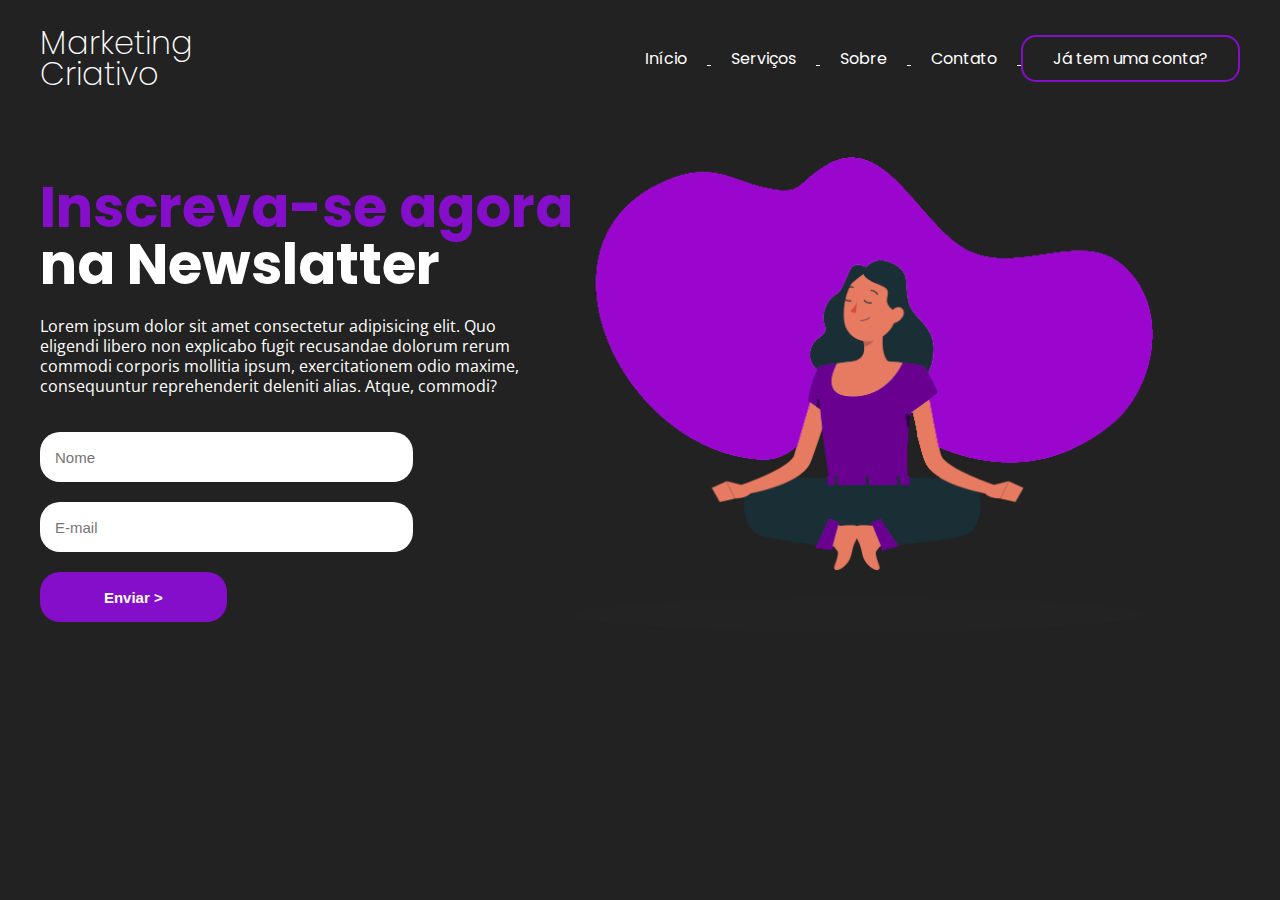
<file: landing-page-estilo-novo/index.html>
<!DOCTYPE html>
<html lang="pt-br">
<head>
    <meta charset="UTF-8">
    <meta http-equiv="X-UA-Compatible" content="IE=edge">
    <meta name="viewport" content="width=device-width, initial-scale=1.0">
    <title>Landing page 01</title>
   <link rel="stylesheet" href="estilo/style.css">
   <link rel="stylesheet" href="estilo/media.css">
</head>
<body>
    <!-- Cabeçalho -->
    <header> <!--coloca em divi para nao separar o texto quando for mudar o estilo-->
        <div id="title">
            <h1>Marketing</h1>
            <h1>Criativo</h1>
        </div>

        <nav>
            <ul>
                <a href="#">
                    <li>Início</li>
                </a>
                <a href="#">
                    <li>Serviços</li>
                </a>
                <a href="#">
                    <li>Sobre</li>
                </a>
                <a href="#">
                    <li>Contato</li>
                </a>
                <a href="#" id="inscreva-se"><li>Já tem uma conta?</li>
                </a>
            </ul>
        </nav>
    </header>

    <main>
        <aside>
            <h2><span>Inscreva-se agora
            </h2>
            <h2>na Newslatter</h2>
            </h2>

            <p>Lorem ipsum dolor sit amet consectetur adipisicing elit. Quo eligendi libero non explicabo fugit recusandae dolorum rerum commodi corporis mollitia ipsum, exercitationem odio maxime, consequuntur reprehenderit deleniti alias. Atque, commodi?</p>

            <form>
                <input type="text" placeholder="Nome">
                <input type="email" placeholder="E-mail">
                <input type="submit" value="Enviar >">
            </form>
        </aside>

        <article>
            <img src="imagens/foto.png" alt="Mulher-rouxa">
        </article>
    </main>
</body>
</html>
</file>
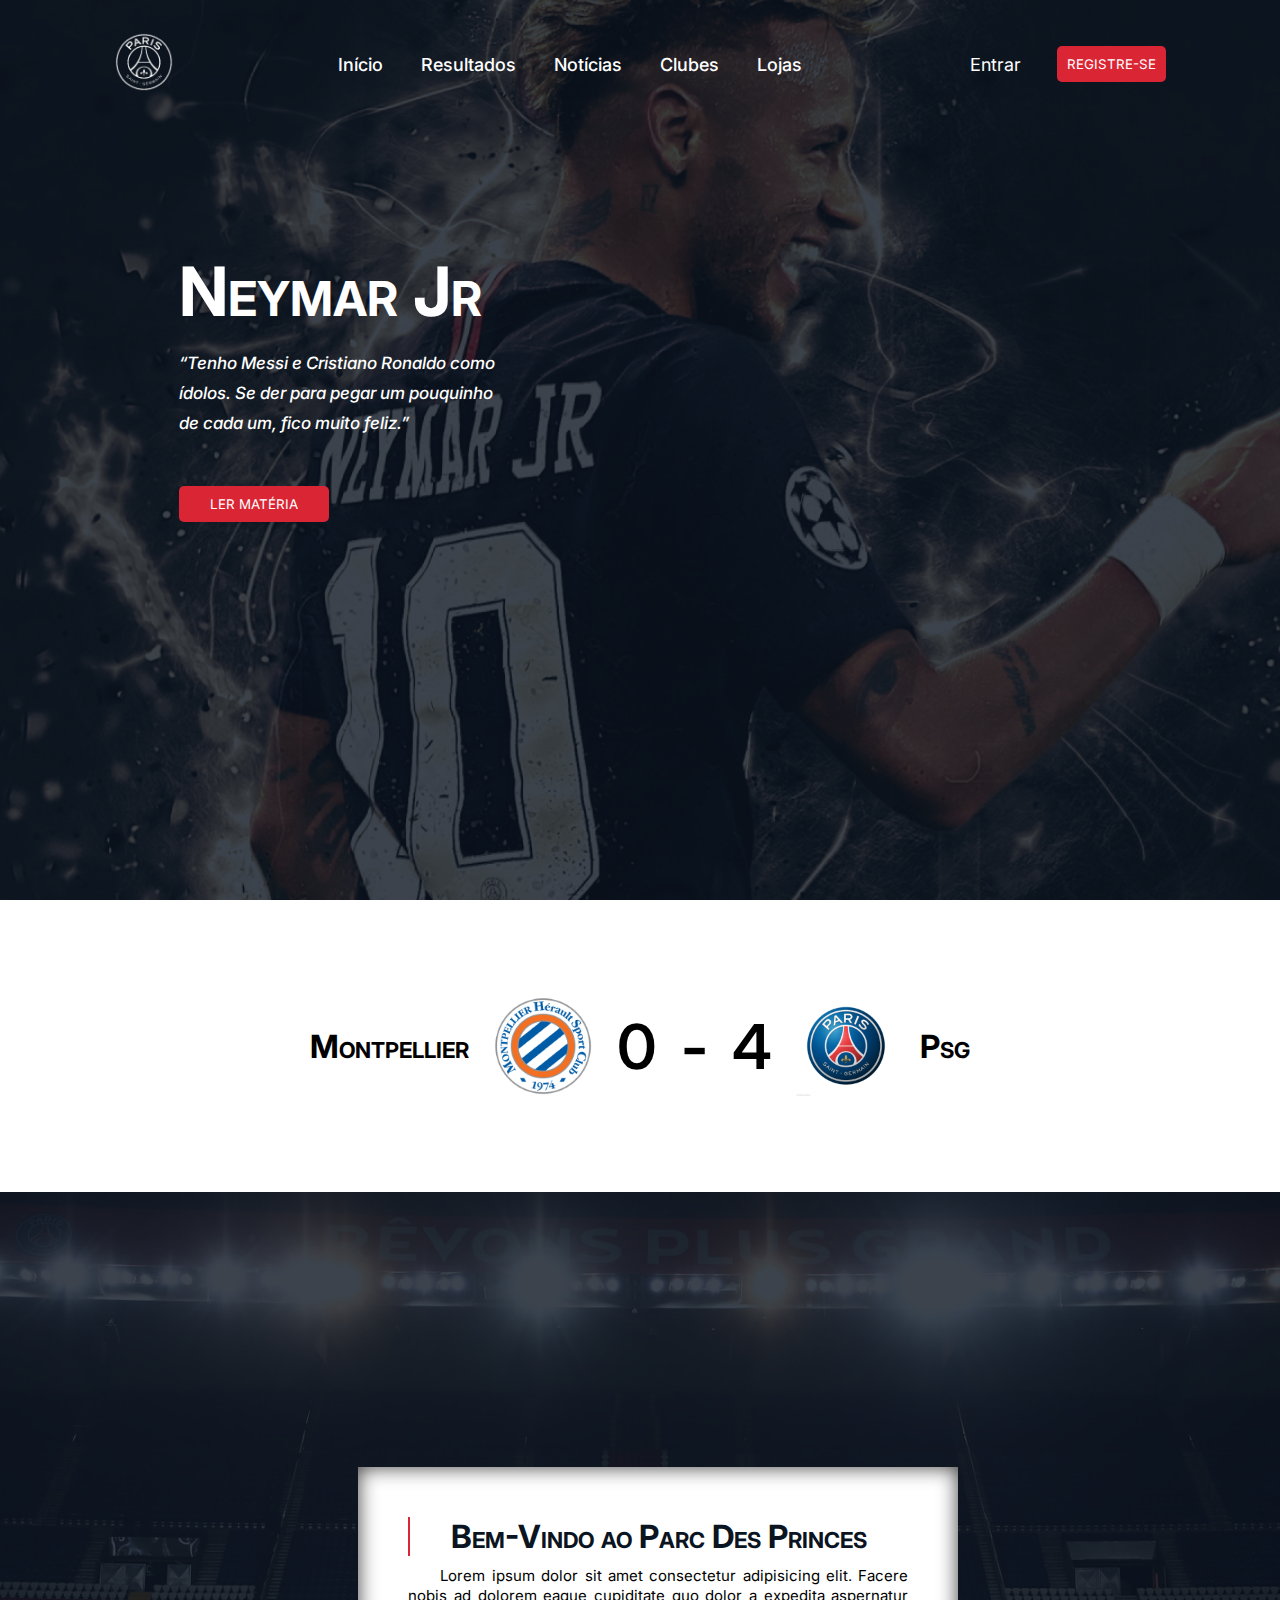
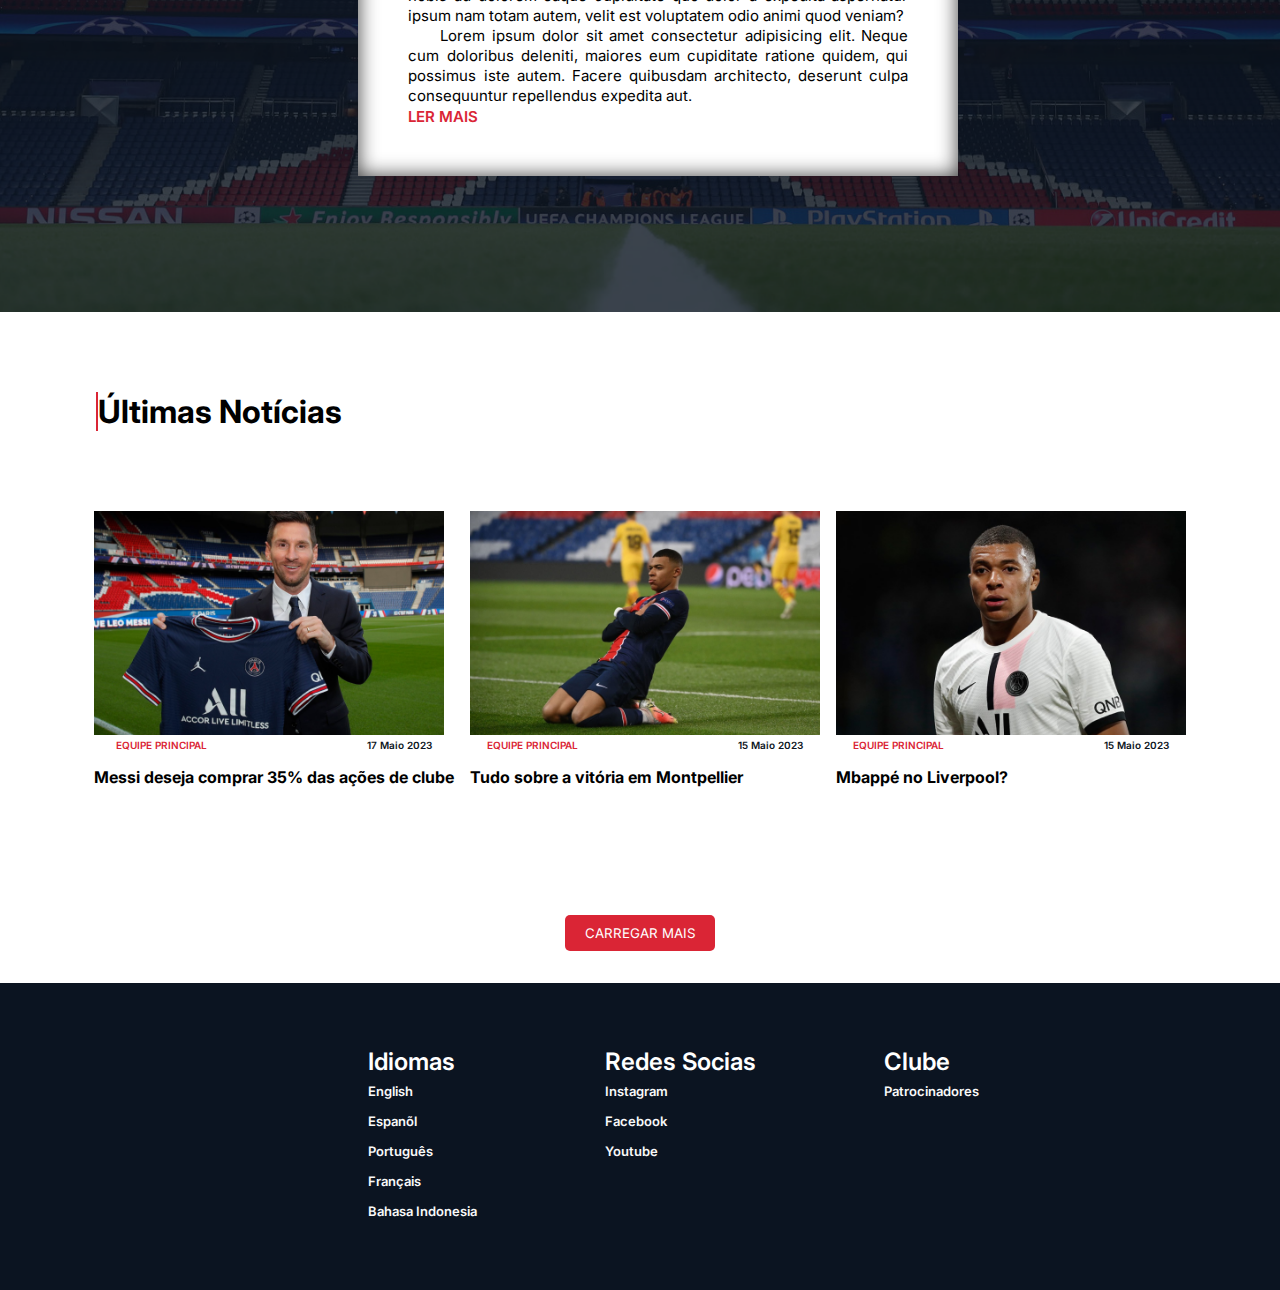
<file: landing-page-futebol/index.html>
<!DOCTYPE html>
<html lang="pt-br">
<head>
    <meta charset="UTF-8">
    <meta http-equiv="X-UA-Compatible" content="IE=edge">
    <meta name="viewport" content="width=device-width, initial-scale=1.0">
    <title>PSG</title>
    <link rel="stylesheet" href="style.css">
</head>
<body>
    <div class="fundo-neymar">
        <header>
            <div class="logo-01">
                <abbr title="Conheça nossa história"><a href="#"><img src="imagens/psg logo-branca.png" alt="Logo psg branca"></a></abbr>
            </div>

            <nav>
                <li><a href="#">Início</a></li>
                <li><a href="#">Resultados</a></li>
                <li><a href="#">Notícias</a></li>
                <li><a href="#">Clubes</a></li>
                <li><a href="#">Lojas</a></li>
            </nav>

            <div class="button-enter">
                <a href="#">Entrar</a>
                <button>Registre-se</button>

            </div>
        </header>

        <div class="neymar-meio-container">
            <div class="meio-neymar">
                <h1>Neymar Jr</h1>
                <p>“Tenho Messi e Cristiano Ronaldo como <br> ídolos. Se der para pegar um pouquinho <br> de cada um, fico muito feliz.”</p>
                <button class="btn">Ler matéria</button>

             </div><!--meio-neymar -->
       </div>  <!--neymar-meio-container" -->

    </div><!--fundo-neymar" -->

    <div class="resultado">
        <h2>Montpellier</h2>
        <img src="imagens/montpellier-logo.png" alt="logo do time montpellier ">
        <h3>0</h3>
        <p>-</p>
        <h3>4</h3>
        <img src="imagens/psg-logo-colorida.png" alt="logo do time psg">
        <h2>Psg</h2>
   </div>  <!-- resultado-->

   <section class="fundo-02">
        <div id="fundo-branco">
            <h1>Bem-Vindo ao Parc Des Princes</h1>
            <p>
                Lorem ipsum dolor sit amet consectetur adipisicing elit. Facere nobis ad dolorem eaque cupiditate quo dolor a expedita aspernatur ipsum nam totam autem, velit est voluptatem odio animi quod veniam?
            </p>
            <p>
                Lorem ipsum dolor sit amet consectetur adipisicing elit. Neque cum doloribus deleniti, maiores eum cupiditate ratione quidem, qui possimus iste autem. Facere quibusdam architecto, deserunt culpa consequuntur repellendus expedita aut.
            </p>

            <a href="#">Ler Mais</a>

         </div><!--fundo-branco> -->
   </section> <!--fundo-02> -->

   <section class="noticia">

    <h1>Últimas Notícias</h1>

    <div class="equipe-principal">
        <div class="cards">
            <img src="imagens/messi.png" alt="messi de frente sorrindo">
            <div class="paragrafo">
                <p>Equipe Principal</p>
                <span>17 Maio 2023</span>
            </div> <!--paragrafo-->
            <h4>Messi deseja comprar 35% das ações de clube</h4>
        </div><!-- cards-->

        <div class="cards">
            <img src="imagens/mbappe-01.png" alt="Mbappé comemorando gol arrastando os joelhos no chão">
            <div class="paragrafo">
                <p>Equipe Principal</p>
                <span>15 Maio 2023</span>
            </div> <!--paragrafo-->
            <h4>Tudo sobre a vitória em Montpellier</h4>
        </div><!-- cards-->

        <div class="cards">
            <img src="imagens/mbappe-02.png" alt="Mbappé olhando concentrado para a frente">
            <div class="paragrafo">
                <p>Equipe Principal</p>
                <span>15 Maio 2023</span>
            </div> <!--paragrafo-->
            <h4>Mbappé no Liverpool?</h4>
        </div><!-- cards-->

    </div> <!-- equipe-principal-->

    <div class="btn-container">
        <button class="btn">Carregar Mais</button>
    </div> <!--btn-container-->

   </section> <!--noticia-->

   <footer>
        <div class="footer-container">
            <div class="card-footer">
                <h1>Idiomas</h1>
                <p>English</p>
                <p>Espanõl</p>
                <p>Português</p>
                <p>Français</p>
                <p>Bahasa Indonesia</p>
            </div> <!--card-footer-->

            <div class="card-footer">
                <h1>Redes Socias</h1>
                <p>Instagram</p>
                <p>Facebook</p>
                <p>Youtube</p>
            </div> <!--card-footer-->

            <div class="card-footer">
                <h1>Clube</h1>
                <p>Patrocinadores</p>
            </div> <!--card-footer-->
        </div> <!--footer-container-->
   </footer>
</body>
</html>
</file>
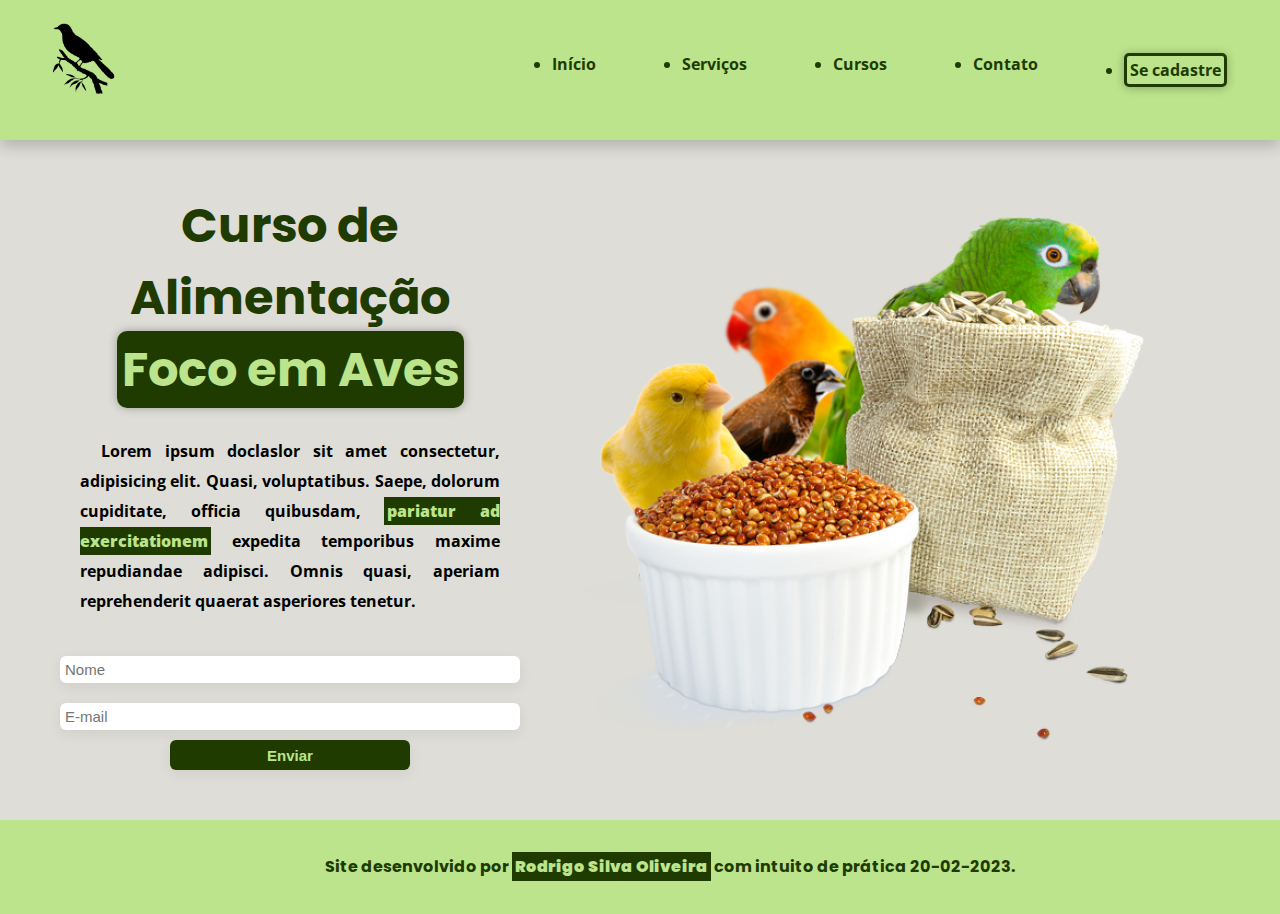
<file: landing-page-passaros/index.html>
<!DOCTYPE html>
<html lang="pt-br">
<head>
    <meta charset="UTF-8">
    <meta http-equiv="X-UA-Compatible" content="IE=edge">
    <meta name="viewport" content="width=device-width, initial-scale=1.0">
    <title>Cursos de Aves</title>
    <link rel="stylesheet" href="estilo/style.css">
</head>
<body>
    <header>
        <div>
            <abbr title="Conheça nossa história"><a href="#"><img src="imagens/logo.png" alt="logo pássaro"></a></abbr>
        </div>

        <nav>
            <ul class="menu">
                <a href="#">
                    <li>Início</li>
                </a>
                <a href="#">
                    <li>Serviços</li>
                </a>
                <a href="#">
                    <li>Cursos</li>
                </a>
                <a href="#">
                    <li>Contato</li>
                </a>
                <a href="#">
                    <li id="cadastrar">Se cadastre</li>
                </a> 
            </ul>
        </nav>
    </header>

    <main>
        <article>
            <h1>Curso de Alimentação</h1>

            <h1><span>Foco em Aves</h1>

            <p>Lorem ipsum doclaslor sit amet consectetur, adipisicing elit. Quasi, voluptatibus. Saepe, dolorum cupiditate, officia quibusdam, <strong>pariatur ad exercitationem</strong> expedita temporibus maxime repudiandae adipisci. Omnis quasi, aperiam reprehenderit quaerat asperiores tenetur.</p>

            <form>
                <input type="Text" placeholder="Nome">
                <input type="Email" placeholder="E-mail">
                <input type="submit" value="Enviar"> 
            </form>
        </article>

        <aside>
          <a href="foto.html" target="_blank" rel="externo"><abbr title="Salvar foto full"><img src="imagens/passaros-700.png" alt="Foto com aves perto de sementes"></abbr></a>
        </aside>

    </main>

    <footer>
        <p>Site desenvolvido por <abbr title="contatorodrigo199@gmail.com"><strong>Rodrigo Silva Oliveira</strong></abbr> com intuito de prática 20-02-2023.</p>
    </footer>
</body>
</html>
</file>
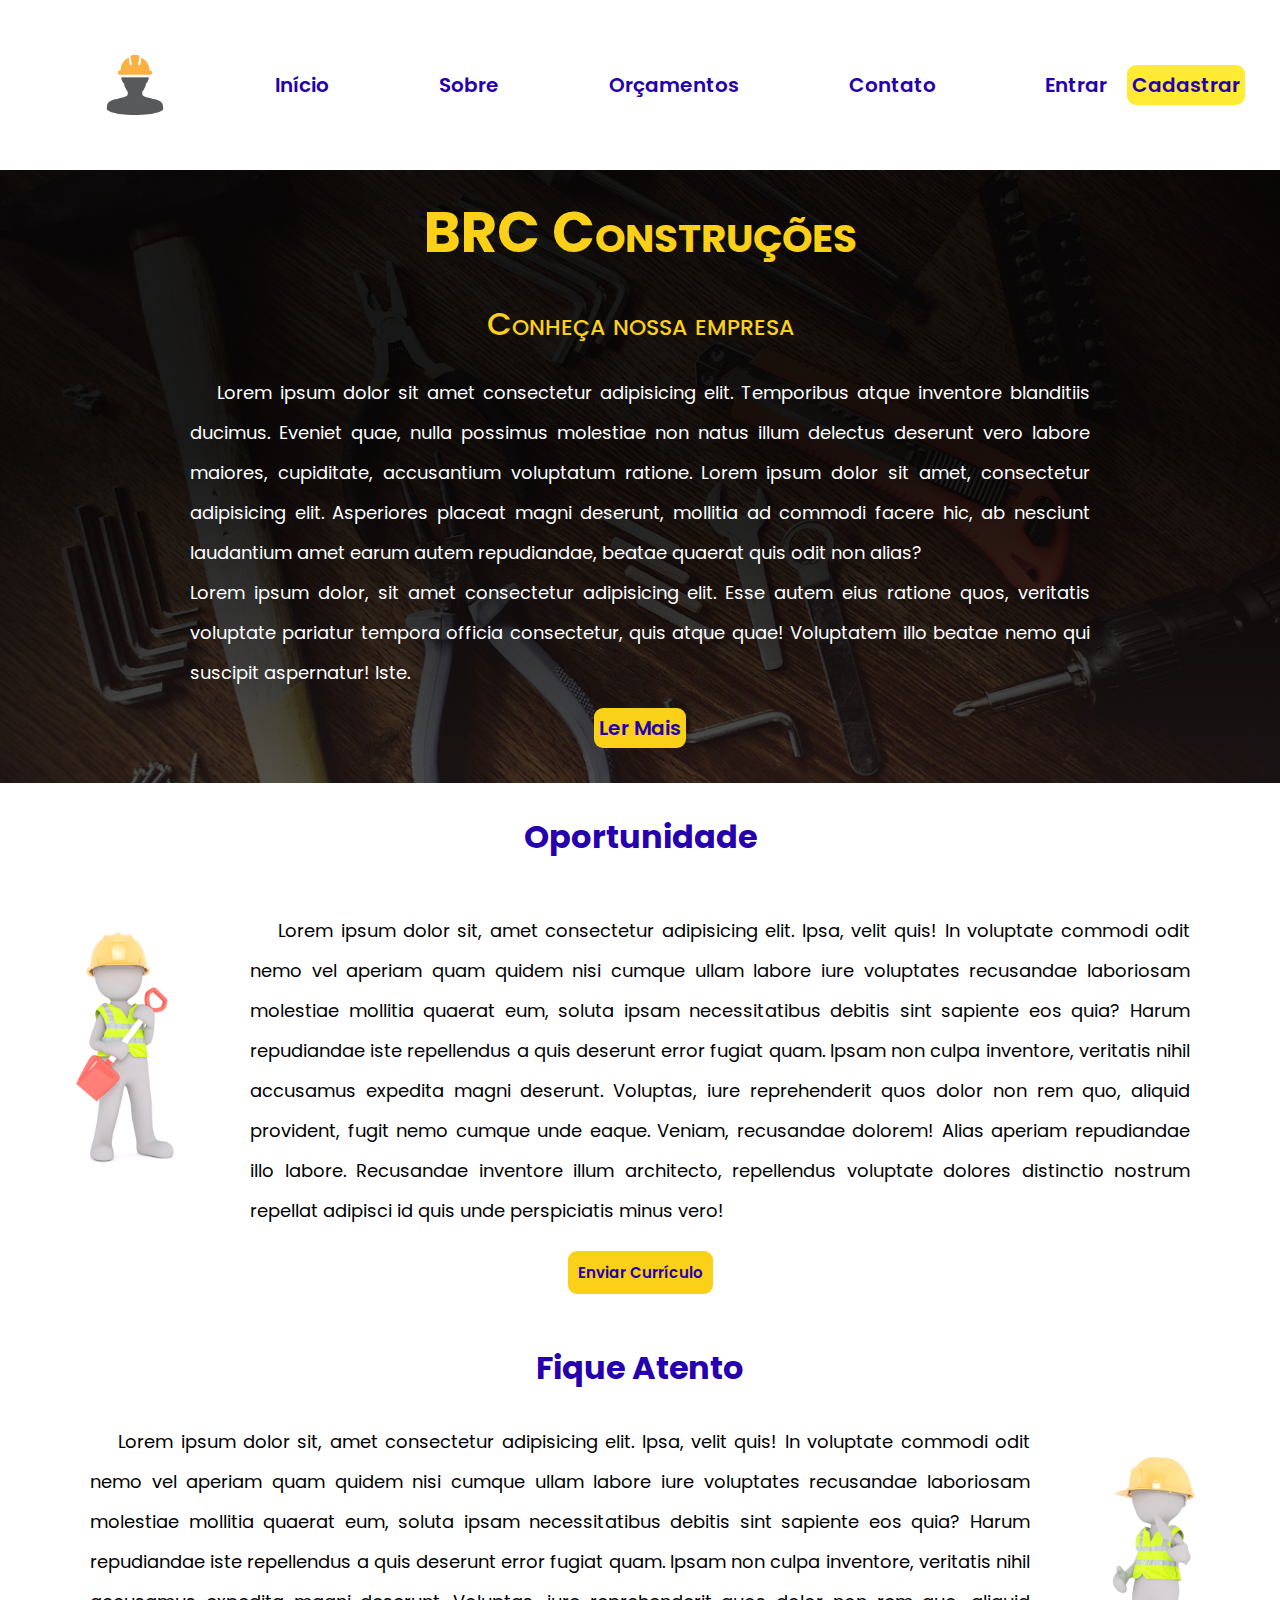
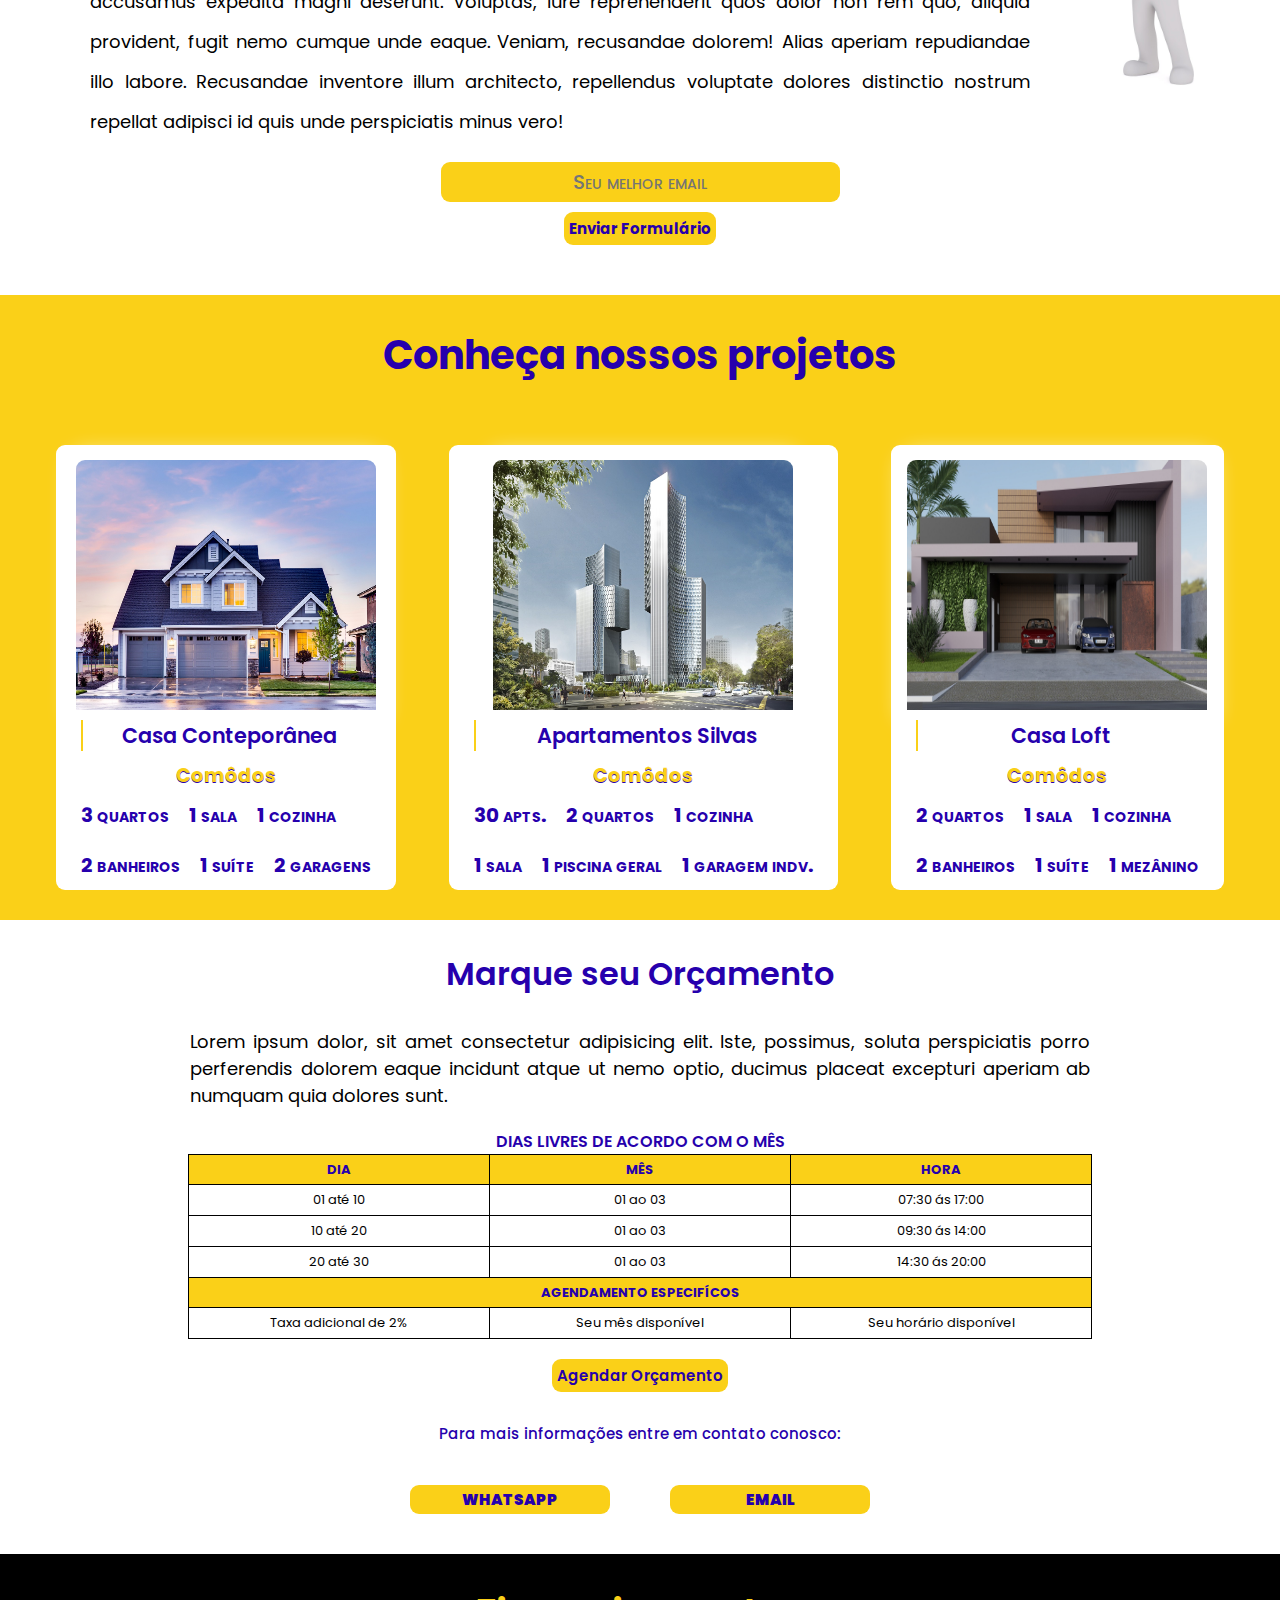
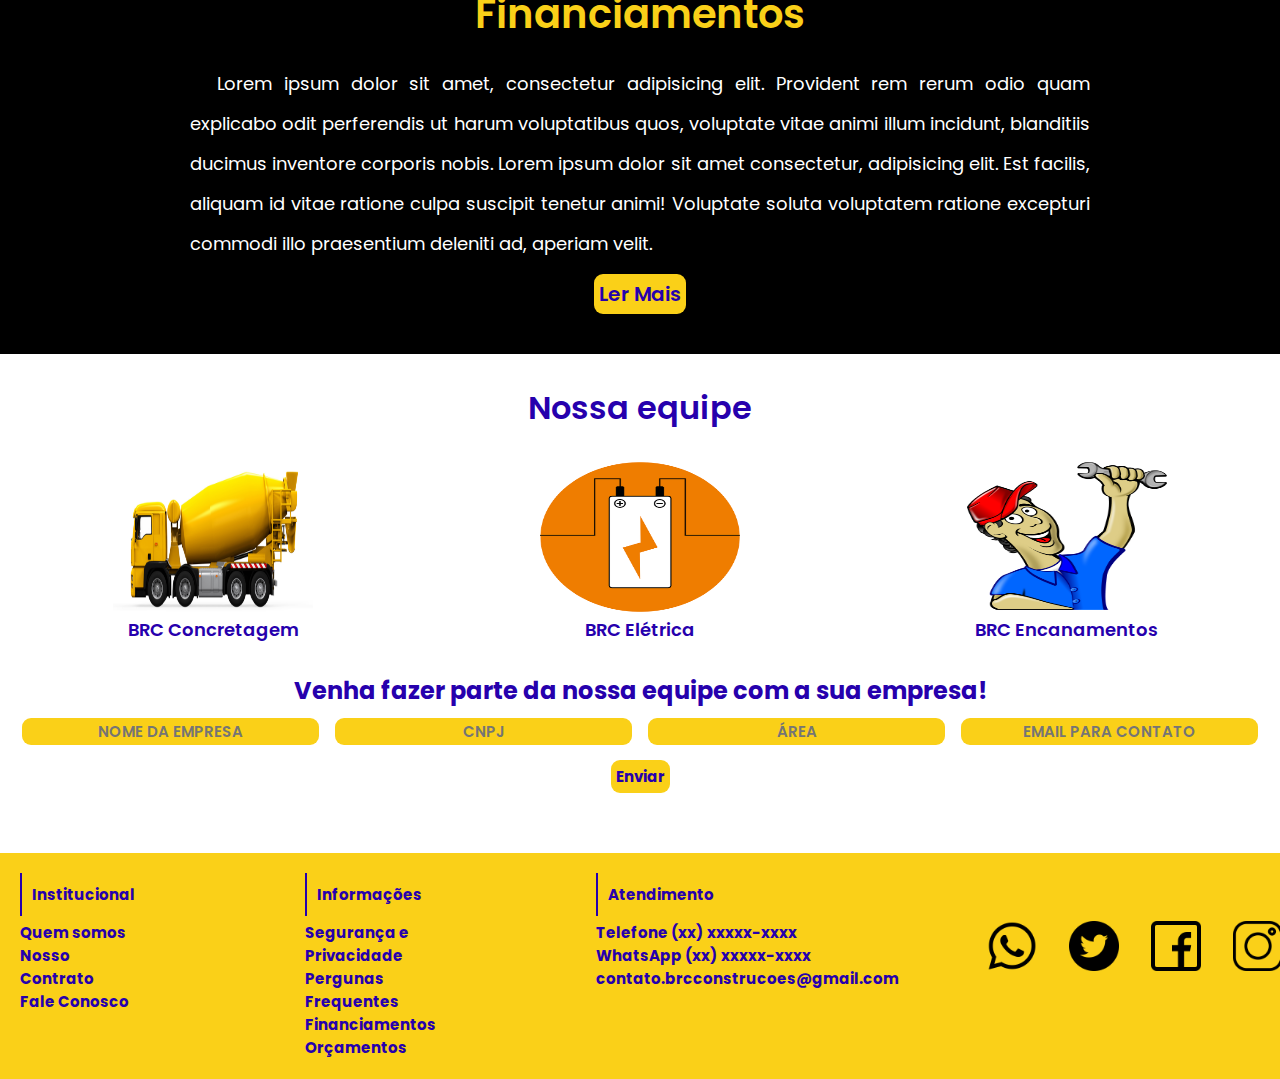
<file: landing-page-predios-mobile/index.html>
<!DOCTYPE html>
<html lang="pt-br">
<head>
    <meta charset="UTF-8">
    <meta http-equiv="X-UA-Compatible" content="IE=edge">
    <meta name="viewport" content="width=device-width, initial-scale=1.0">
    <title>BRC Construções</title>
    <link rel="shortcut icon" href="imagens/favicon.ico" type="image/x-icon">
    <link rel="stylesheet" href="style.css">
</head>
<body>

    <header><!--cabeçalho-->

        <img src="imagens/logo.jpg" alt="logo-site">

        <nav>
            <li>Início</li>
            <li>Sobre</li>
            <li>Orçamentos</li>
            <li>Contato</li>
        </nav>

        <div class="cabecalho-login">
            <p>Entrar</p>
            <div>
                <button class="cabecalho-botao">
                    Cadastrar
                </button>
            </div><!--cabecalho-botao-->
        </div> <!--cabecalho-login-->


    </header><!--cabeçalho-->

    <main><!--nossa-empresa-->
        <h1>BRC Construções</h1>

        <h2>Conheça nossa empresa</h2>

        <p>Lorem ipsum dolor sit amet consectetur adipisicing elit. Temporibus atque inventore blanditiis ducimus. Eveniet quae, nulla possimus molestiae non natus illum delectus deserunt vero labore maiores, cupiditate, accusantium voluptatum ratione. Lorem ipsum dolor sit amet, consectetur adipisicing elit. Asperiores placeat magni deserunt, mollitia ad commodi facere hic, ab nesciunt laudantium amet earum autem repudiandae, beatae quaerat quis odit non alias? <br> Lorem ipsum dolor, sit amet consectetur adipisicing elit. Esse autem eius ratione quos, veritatis voluptate pariatur tempora officia consectetur, quis atque quae! Voluptatem illo beatae nemo qui suscipit aspernatur! Iste. </p>

        <div class="principal-botao"><button>Ler Mais</button>
        </div><!--principal-botao-->
        
    </main><!--nossa-empresa-->

    <section><!--oportunidade-->

        <h1>Oportunidade</h1>

        <div class="boneco1">

            <img src="imagens/boneco-com-pa.jpg" alt="boneco-com-pa-na-mao">
            <p>Lorem ipsum dolor sit, amet consectetur adipisicing elit. Ipsa, velit quis! In voluptate commodi odit nemo vel aperiam quam quidem nisi cumque ullam labore iure voluptates recusandae laboriosam molestiae mollitia quaerat eum, soluta ipsam necessitatibus debitis sint sapiente eos quia? Harum repudiandae iste repellendus a quis deserunt error fugiat quam. Ipsam non culpa inventore, veritatis nihil accusamus expedita magni deserunt. Voluptas, iure reprehenderit quos dolor non rem quo, aliquid provident, fugit nemo cumque unde eaque. Veniam, recusandae dolorem! Alias aperiam repudiandae illo labore. Recusandae inventore illum architecto, repellendus voluptate dolores distinctio nostrum repellat adipisci id quis unde perspiciatis minus vero!</p>
        </div><!--boneco1-->

        <div class="boneco1-botao">
            <button>
                Enviar Currículo
            </button><!--boneco1-botao-->
        </div>
    </section><!--oportunidade-->

    <section><!--fique atento-->

        <h1>Fique Atento</h1>

        <div class="boneco2">
            <p>Lorem ipsum dolor sit, amet consectetur adipisicing elit. Ipsa, velit quis! In voluptate commodi odit nemo vel aperiam quam quidem nisi cumque ullam labore iure voluptates recusandae laboriosam molestiae mollitia quaerat eum, soluta ipsam necessitatibus debitis sint sapiente eos quia? Harum repudiandae iste repellendus a quis deserunt error fugiat quam. Ipsam non culpa inventore, veritatis nihil accusamus expedita magni deserunt. Voluptas, iure reprehenderit quos dolor non rem quo, aliquid provident, fugit nemo cumque unde eaque. Veniam, recusandae dolorem! Alias aperiam repudiandae illo labore. Recusandae inventore illum architecto, repellendus voluptate dolores distinctio nostrum repellat adipisci id quis unde perspiciatis minus vero!</p>

            <img src="imagens/boneco.jpg" alt="boneco-normal">
        </div><!--boneco2-->

        <div class="formulario">
            <input type="text" placeholder="Seu melhor email">
            <button>Enviar Formulário</button>
        </div><!--formulario-->

    </section><!--fique atento-->
    
    <div class="projeto">
        <h2>Conheça nossos projetos</h2>
        <aside>
            <div class="obra">
                <img src="imagens/obra01.jpg" alt="Casa Conteporânea">
                <div class="conteudo">
                    <h3>Casa Conteporânea</h3>
                    <p>Comôdos</p>
                    <ul>
                        <li>3 quartos</li>
                        <li>1 sala</li>
                        <li>1 cozinha</li>
                    </ul>
                    <ul>
                        <li>2 banheiros</li>
                        <li>1 suíte</li>
                        <li>2 garagens</li>
                    </ul>
            </div><!--conteudo-->
            </div><!--obra-->
            <div class="obra">
                <img src="imagens/obra02.jpg" alt="predio">
                <div class="conteudo">
                    <h3>Apartamentos Silvas</h3>
                    <p>Comôdos</p>
                    <ul>
                        <li>30 apts.</li>
                        <li>2 quartos</li>
                        <li>1 cozinha</li>
                    </ul>
                    <ul>
                        <li>1 sala</li>
                        <li>1 piscina geral</li>
                        <li>1 garagem indv.</li>
                    </ul>
                </div><!--conteudo-->
            </div><!--obra-->
            <div class="obra">
                <img src="imagens/obra03.jpg" alt="predio">
                <div class="conteudo">
                    <h3>Casa Loft</h3>
                    <p>Comôdos</p>
                    <ul>
                        <li>2 quartos</li>
                        <li>1 sala</li>
                        <li>1 cozinha</li>
                    </ul>
                    <ul>
                        <li>2 banheiros</li>
                        <li>1 suíte</li>
                        <li>1 mezânino</li>
                    </ul>
                </div><!--conteudo-->
            </div><!--obra-->
        </aside>
    </div><!--projeto-->

    <section class="tabelageral">

        <h3>Marque seu Orçamento</h3>
        <p>Lorem ipsum dolor, sit amet consectetur adipisicing elit. Iste, possimus, soluta perspiciatis porro perferendis dolorem eaque incidunt atque ut nemo optio, ducimus placeat excepturi aperiam ab numquam quia dolores sunt.</p>

        <table class="tabela">
            <caption>Dias livres de acordo com o mês</caption>
            <tr>
                <th>Dia</th>
                <th>Mês</th>
                <th>Hora</th>
            </tr>
            <td>01 até 10</td>
            <td>01 ao 03</td>
            <td>07:30 ás 17:00</td>
            <tr>
                <td>10 até 20</td>
                <td>01 ao 03</td>
                <td>09:30 ás 14:00</td>
            </tr>
            </tr>
            <tr>
                <td>20 até 30</td>
                <td>01 ao 03</td>
                <td>14:30 ás 20:00</td>
            </tr>
            <tr>
                <th colspan="3">Agendamento Especifícos</th>
            </tr>
            <tr>
                <td>Taxa adicional de 2%</td>
                <td>Seu mês disponível</td>
                <td>Seu horário disponível</td>
            </tr>
        </table><!--tabelaa-->
        
        <div  class="agendar"><button>Agendar Orçamento</button>
        </div><!--agendar"-->

        <h4>Para mais informações entre em contato conosco:</h4>
        <div class="botoestabela">
            <button>WhatsApp</button>
            <button>Email</button>
        </div><!--botoestabela-->

    </section><!--tabelageral-->

    <section  class="fundo-financiamento">
    
        <h1>Financiamentos</h1>
        <p>Lorem ipsum dolor sit amet, consectetur adipisicing elit. Provident rem rerum odio quam explicabo odit perferendis ut harum voluptatibus quos, voluptate vitae animi illum incidunt, blanditiis ducimus inventore corporis nobis. Lorem ipsum dolor sit amet consectetur, adipisicing elit. Est facilis, aliquam id vitae ratione culpa suscipit tenetur animi! Voluptate soluta voluptatem ratione excepturi commodi illo praesentium deleniti ad, aperiam velit.</p>

        <div class="botao-fin"><button>Ler Mais</button>
        </div><!--botao-fin-->

    </section><!--fundo-financiamento-->

    <section class="nossa-equipe">

        <h1>Nossa equipe</h1>

        <div class="equipe-geral">
            <div class="nome-equipe">
                <img src="imagens/caminhao-betoneira.png" alt="caminhao-betoneira">
                <p>BRC Concretagem</p>
            </div><!--nome-equipe-->
            <div class="nome-equipe">
                <img src="imagens/eletrica.png" altt="eletrica">
                <p>BRC Elétrica</p>
            </div><!--nome-equipe-->
            <div class="nome-equipe">
                <img src="imagens/encanamento.png" alt="encanamento">
                <p>BRC Encanamentos</p>
            </div><!--nome-equipe-->
        </div><!--equipe-geral-->

        <div class="cadastro-equipe-geral" >
           <p>Venha fazer parte da nossa equipe com a sua empresa!</p>

           <div class="cadastro-equipe">
               <input type="text" placeholder="Nome da Empresa">
               <input type="text" placeholder="CNPJ">
               <input type="text" placeholder="Área">
               <input type="text" placeholder="Email para contato">
           </div><!--cadastro-equipe-->

           <div class="but-enviar">
            <button>Enviar</button>
           </div><!--but-enviar-->

        </div><!--cadastro-equipe-geral-->

    </section><!--nossa-equipe-->

    <footer>

        <div class="divisao">
            <h4>Institucional</h4>
            <li>Quem somos</li>
            <li>Nosso Contrato</li>
            <li>Fale Conosco</li>
        </div>

        <div class="divisao">
            <h4>Informações</h4>
            <li>Segurança e Privacidade</li>
            <li>Pergunas Frequentes</li>
            <li>Financiamentos</li>
            <li>Orçamentos</li>
        </div>

        <div class="divisao">
            <h4>Atendimento</h4>
            <li>Telefone (xx) xxxxx-xxxx</li>
            <li>WhatsApp (xx) xxxxx-xxxx</li>
            <li>contato.brcconstrucoes@gmail.com</li>
        </div>

        <div class="divisao-img">
            <img src="imagens/whatsapp.png" alt=" logo-whatsapp">
            <img src="imagens/twitter.png" alt=" logo-twitter">
            <img src="imagens/facebook.png" alt=" logo-facebook">
            <img src="imagens/instagram.png" alt=" logo-instagram">
        </div>
      
            
        
    </footer>

</body>
</html>
</file>
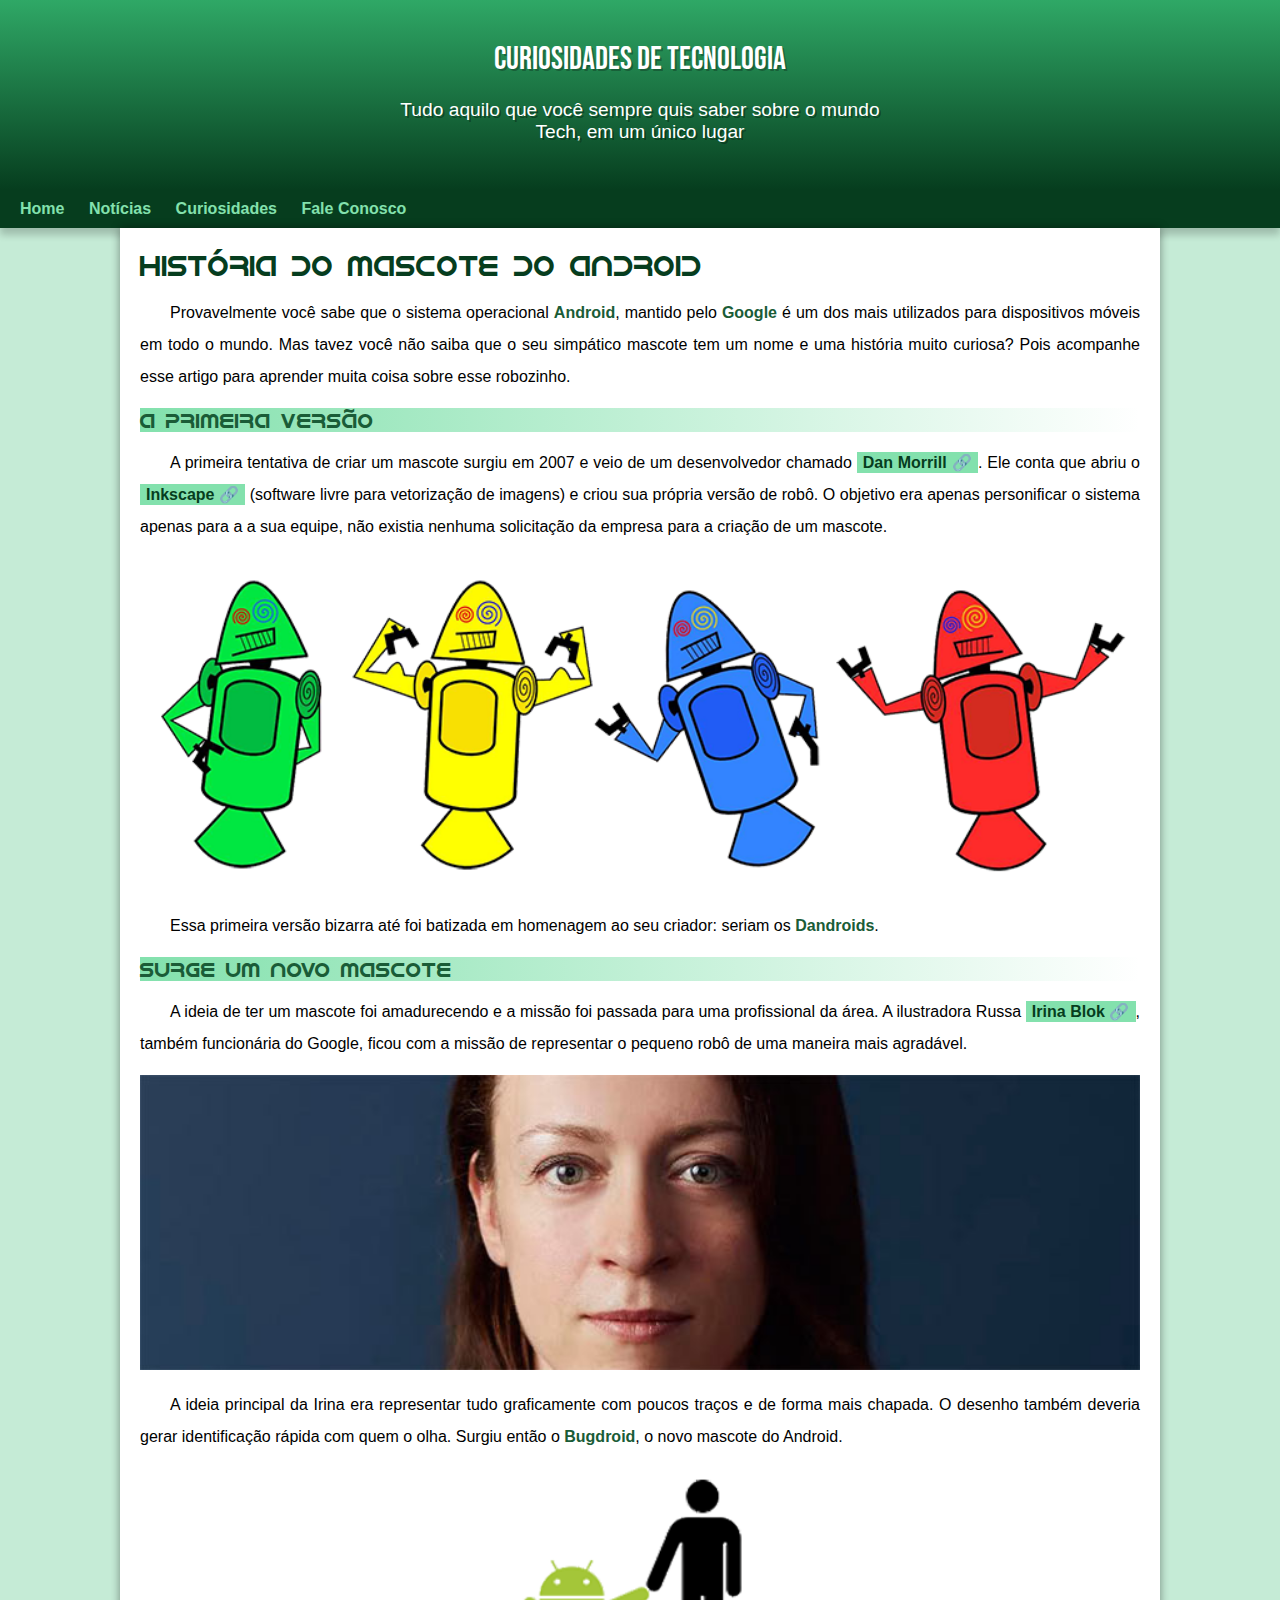
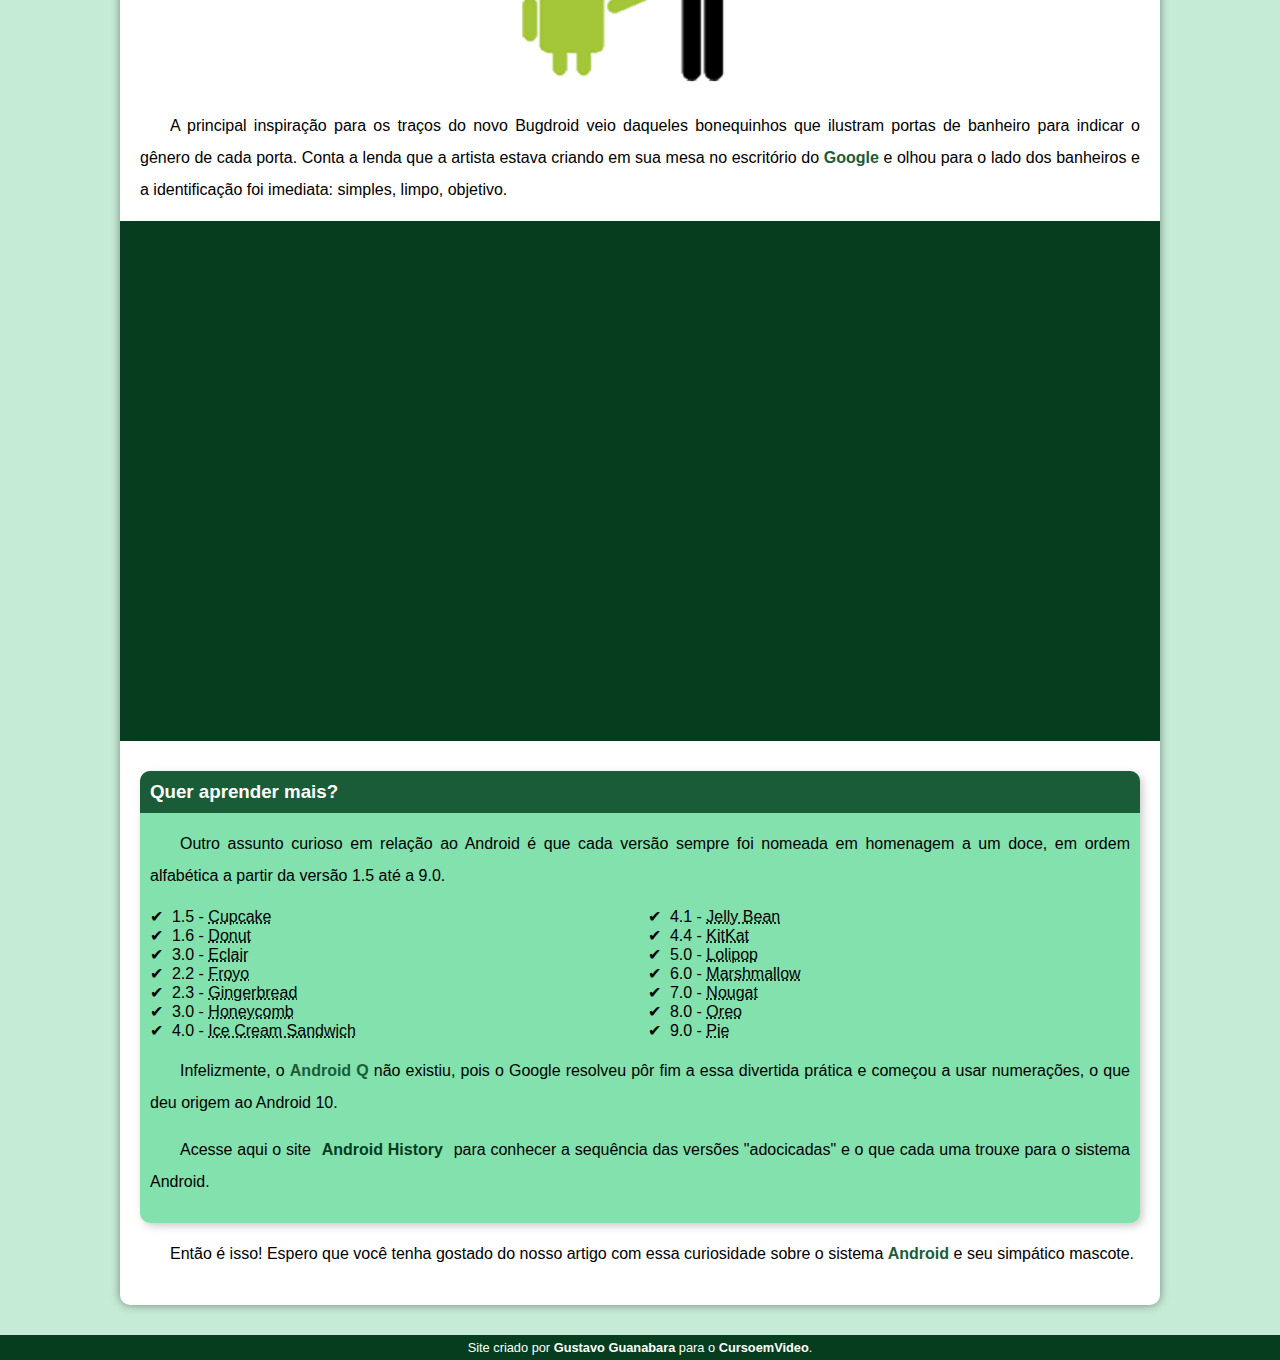
<file: site-android/index.html>
<!DOCTYPE html>
<html lang="pt-br">
<head>
    <meta charset="UTF-8">
    <meta http-equiv="X-UA-Compatible" content="IE=edge">
    <meta name="viewport" content="width=device-width, initial-scale=1.0">
    <title>Como surgiu o mascote do Android?</title>
    <link rel="shortcut icon" href="imagens/favicon.ico" type="image/x-icon">
    <link rel="stylesheet" href="estilo/style.css">
</head>
<body>
    <header>
        <h1>Curiosidades de Tecnologia</h1>
        <p>Tudo aquilo que você sempre quis saber sobre o mundo Tech, em um único lugar</p>
    </header>
    <nav>
        <a href="#">Home</a>
        <a href="#">Notícias</a>
        <a href="#">Curiosidades</a>
        <a href="#">Fale Conosco</a>
    </nav>
    <main>
        <article>
            <h1>História do Mascote do Android</h1>

            <p>Provavelmente você sabe que o sistema operacional <strong>Android</strong>, mantido pelo <strong>Google</strong> é um dos mais utilizados para dispositivos móveis em todo o mundo. Mas tavez você não saiba que o seu simpático mascote tem um nome e uma história muito curiosa? Pois acompanhe esse artigo para aprender muita coisa sobre esse robozinho.</p>

            <h2>A primeira versão</h2>

            <p>A primeira tentativa de criar um mascote surgiu em 2007 e veio de um desenvolvedor chamado <a href="https://androidcommunity.com/dan-morrill-shows-us-the-android-mascot-that-almost-was-20130103/" target="_blank" class="externo">Dan Morrill</a>. Ele conta que abriu o <a href="https://inkscape.org/" target="_blank" class="externo">Inkscape</a> (software livre para vetorização de imagens) e criou sua própria versão de robô. O objetivo era apenas personificar o sistema apenas para a a sua equipe, não existia nenhuma solicitação da empresa para a criação de um mascote.</p>

            <picture>
                <source media="(max-width: 670px)" srcset="imagens/dan-droids-pq.png">
                <img src="imagens/dan-droids.png" alt="Primeiro mascote do Android"></picture>

            <p>Essa primeira versão bizarra até foi batizada em homenagem ao seu criador: seriam os <strong>Dandroids</strong>.</p>

            <h2>Surge um novo mascote</h2>

            <p>A ideia de ter um mascote foi amadurecendo e a missão foi passada para uma profissional da área. A ilustradora Russa <a href="https://www.irinablok.com/" target="_blank" class="externo">Irina Blok</a>, também funcionária do Google, ficou com a missão de representar o pequeno robô de uma maneira mais agradável.</p>

            <picture>
                <source media="(max-width: 670px)" srcset="imagens/irina-blok-pq.jpg">
                <img src="imagens/irina-blok.jpg" alt="Irina Blok, criadora do Bugdroid"></picture>

            <p>A ideia principal da Irina era representar tudo graficamente com poucos traços e de forma mais chapada. O desenho também deveria gerar identificação rápida com quem o olha. Surgiu então o <strong>Bugdroid</strong>, o novo mascote do Android.</p>

            <img src="imagens/bugdroid.png" class="pequena" alt="Bugdroid">

            <p>A principal inspiração para os traços do novo Bugdroid veio daqueles bonequinhos que ilustram portas de banheiro para indicar o gênero de cada porta. Conta a lenda que a artista estava criando em sua mesa no escritório do <strong>Google</strong> e olhou para o lado dos banheiros e a identificação foi imediata: simples, limpo, objetivo.</p>

            <div class="video"><iframe width="560" height="315" src="https://www.youtube.com/embed/l2UDgpLz20M" title="YouTube video player" frameborder="0" allow="accelerometer; autoplay; clipboard-write; encrypted-media; gyroscope; picture-in-picture; web-share" allowfullscreen></iframe></div>
            
             <aside>
                    <h3>Quer aprender mais?</h3> 
                 
                    <p>Outro assunto curioso em relação ao Android é que cada versão sempre foi nomeada em homenagem a um doce, em ordem alfabética a partir da versão 1.5 até a 9.0.</p>
                 
                    <ul>
                        <li>1.5 - <abbr title="Bolo de Copo">Cupcake</abbr></li>
                        <li>1.6 - <abbr title="Rosquinha">Donut</abbr></li>
                        <li>3.0 - <abbr title="Bomba">Eclair</abbr></li>
                        <li>2.2 - <abbr title="Iogurte Congelado">Froyo</abbr></li>
                        <li>2.3 - <abbr title="Biscoito de Gengibre">Gingerbread</abbr></li>
                        <li>3.0 - <abbr title="Favo de Mel">Honeycomb</abbr></li>
                        <li>4.0 - <abbr title="Sanduíche de Sorvete">Ice Cream Sandwich</abbr></li>
                        <li>4.1 - <abbr title="Jujuba">Jelly Bean</abbr></li>
                        <li>4.4 - <abbr title="KitKat">KitKat</abbr></li>
                        <li>5.0 - <abbr title="Pirulito">Lolipop</abbr></li>
                        <li>6.0 - <abbr title="Marshmallow">Marshmallow</abbr></li>
                        <li>7.0 - <abbr title="Torrone">Nougat</abbr></li>
                        <li>8.0 - <abbr title="Oreo">Oreo</abbr></li>
                        <li>9.0 - <abbr title="Torta">Pie</abbr></li>
                    </ul>
        
                    <p>Infelizmente, o <strong>Android Q </strong>não existiu, pois o Google resolveu pôr fim a essa divertida prática e começou a usar numerações, o que deu origem ao Android 10.</p>
        
                    <p>Acesse aqui o site <a href="https://www.android.com/intl/en_uk/#/donut" target="_blank">Android History</a> para conhecer a sequência das versões "adocicadas" e o que cada uma trouxe para o sistema Android.</p>
             </aside>

            <p>Então é isso! Espero que você tenha gostado do nosso artigo com essa curiosidade sobre o sistema <strong>Android</strong> e seu simpático mascote.</p>
        </article>
    </main>
    <footer>
        <p>Site criado por <a href="https://gustavoguanabara.github.io/" target="_blank">Gustavo Guanabara</a> para o <a href="https://www.youtube.com/@CursoemVideo" target="_blank">CursoemVideo</a>.</p>
    </footer>
</body>
</html>
</file>
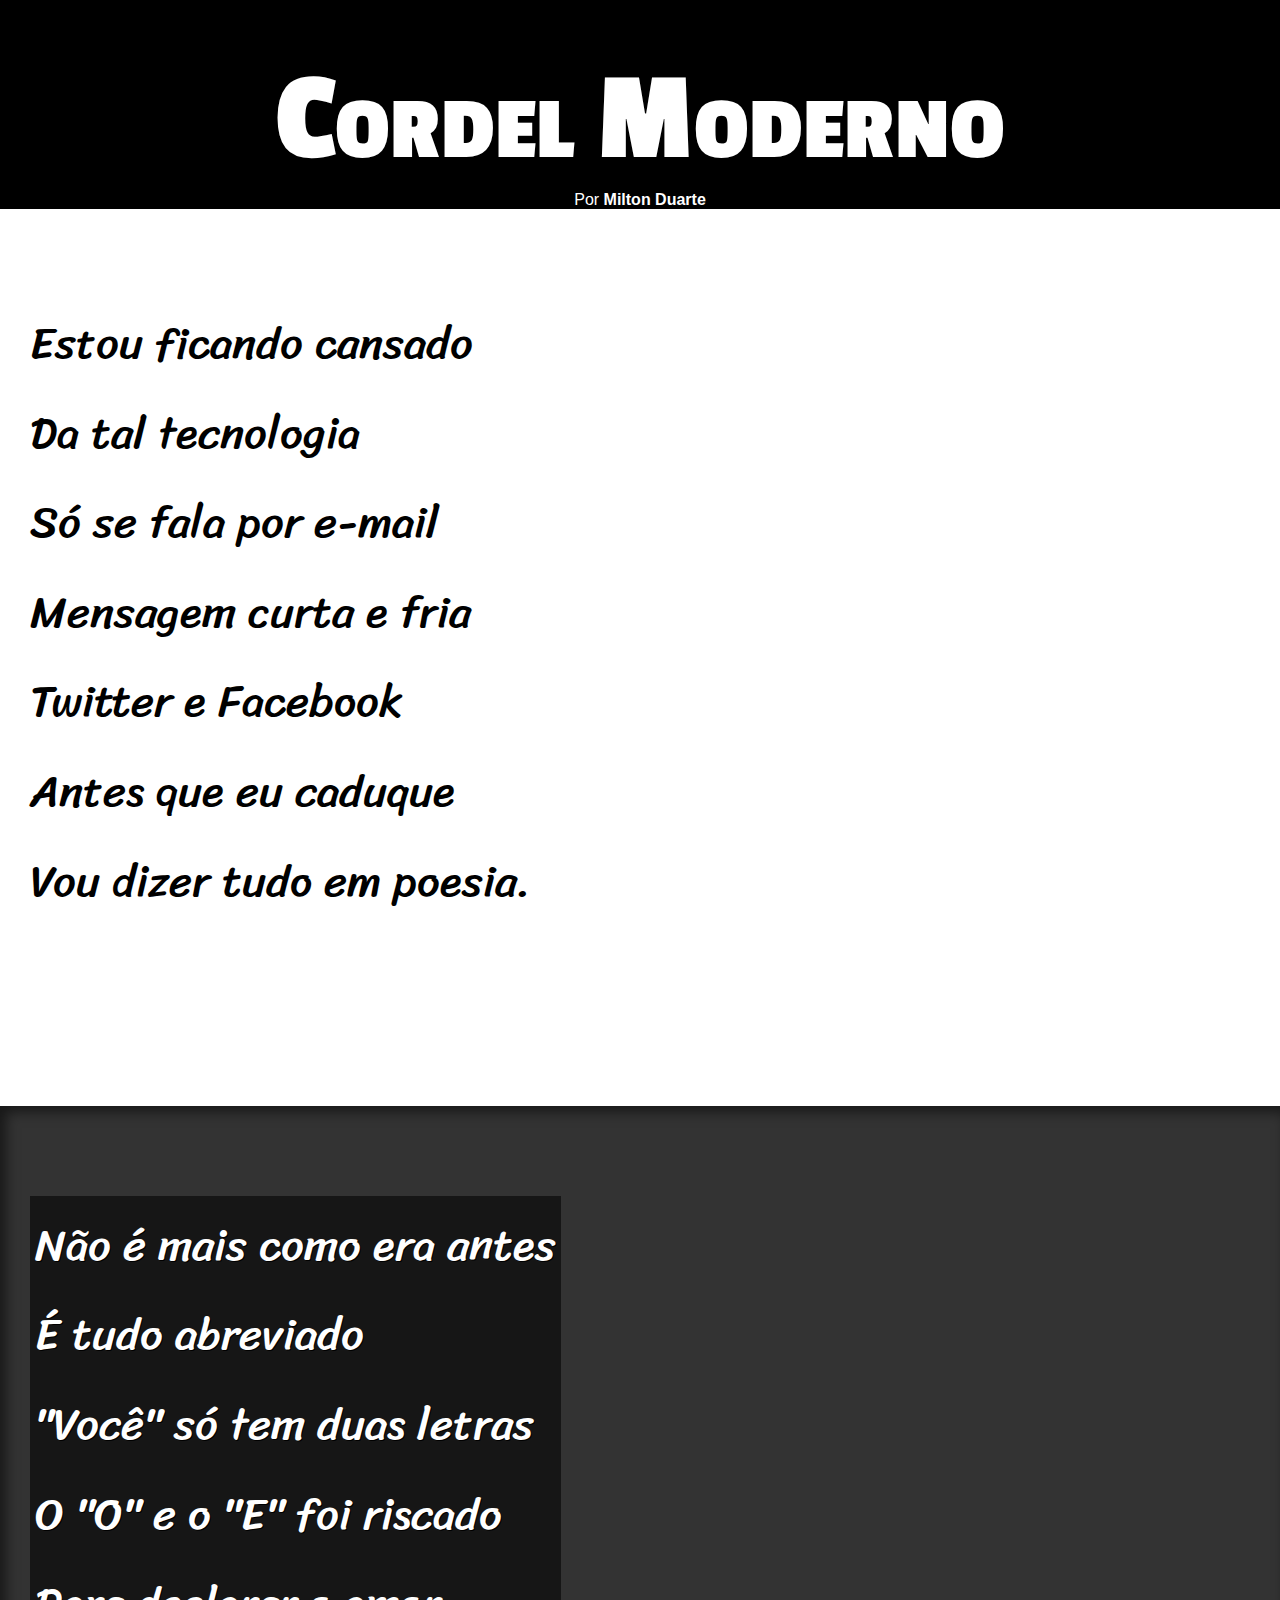
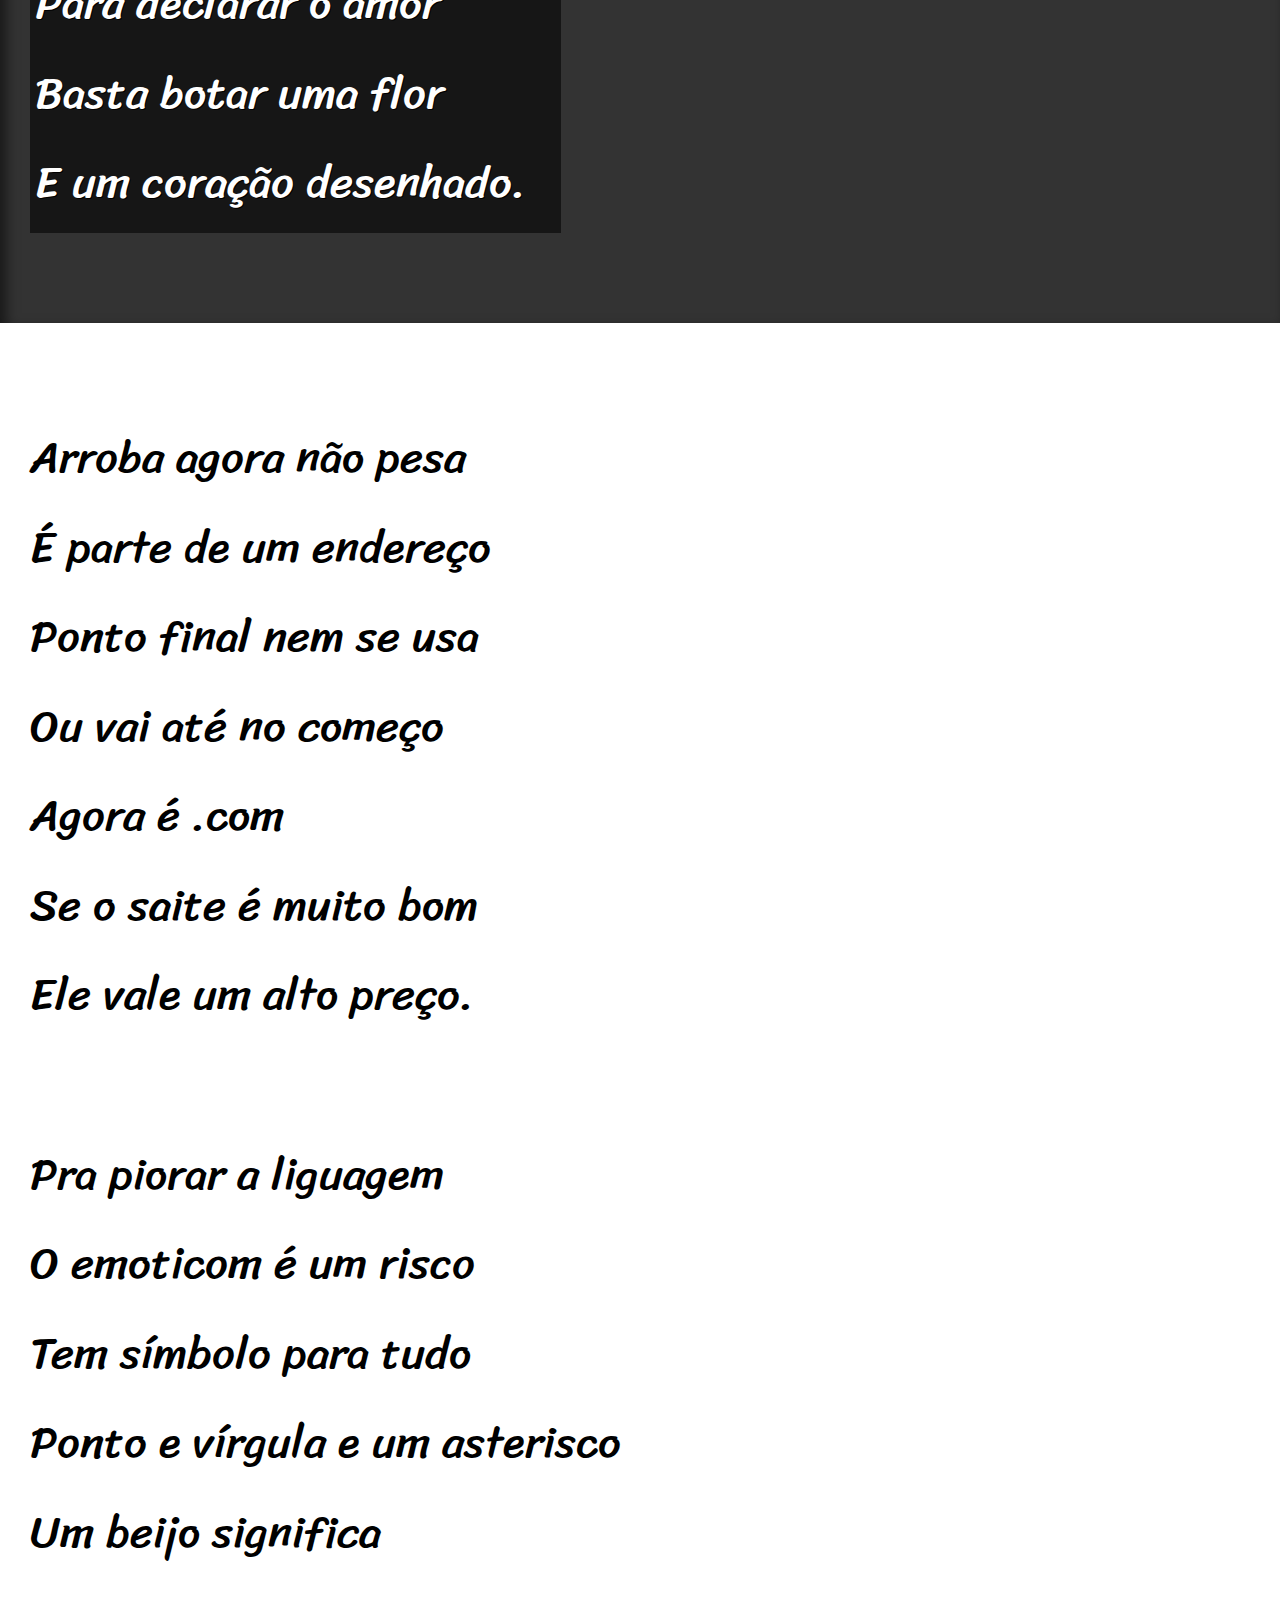
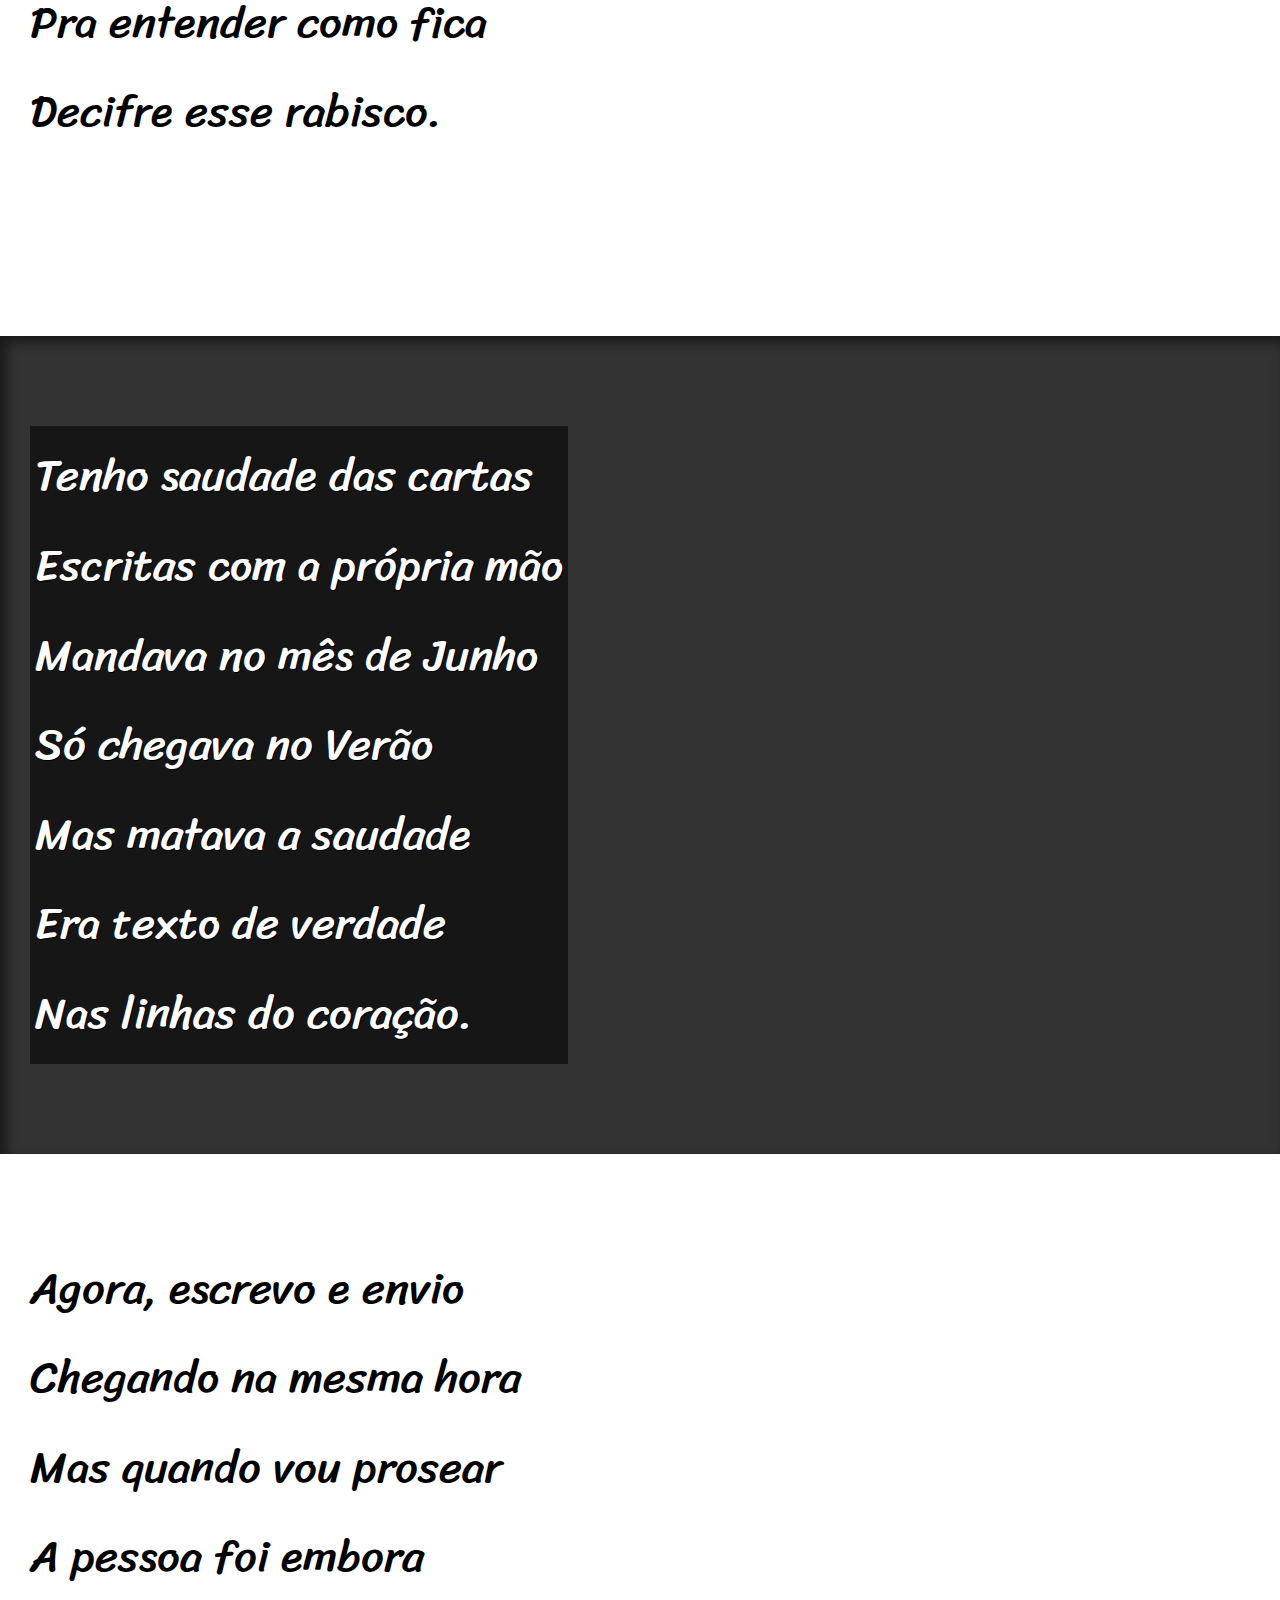
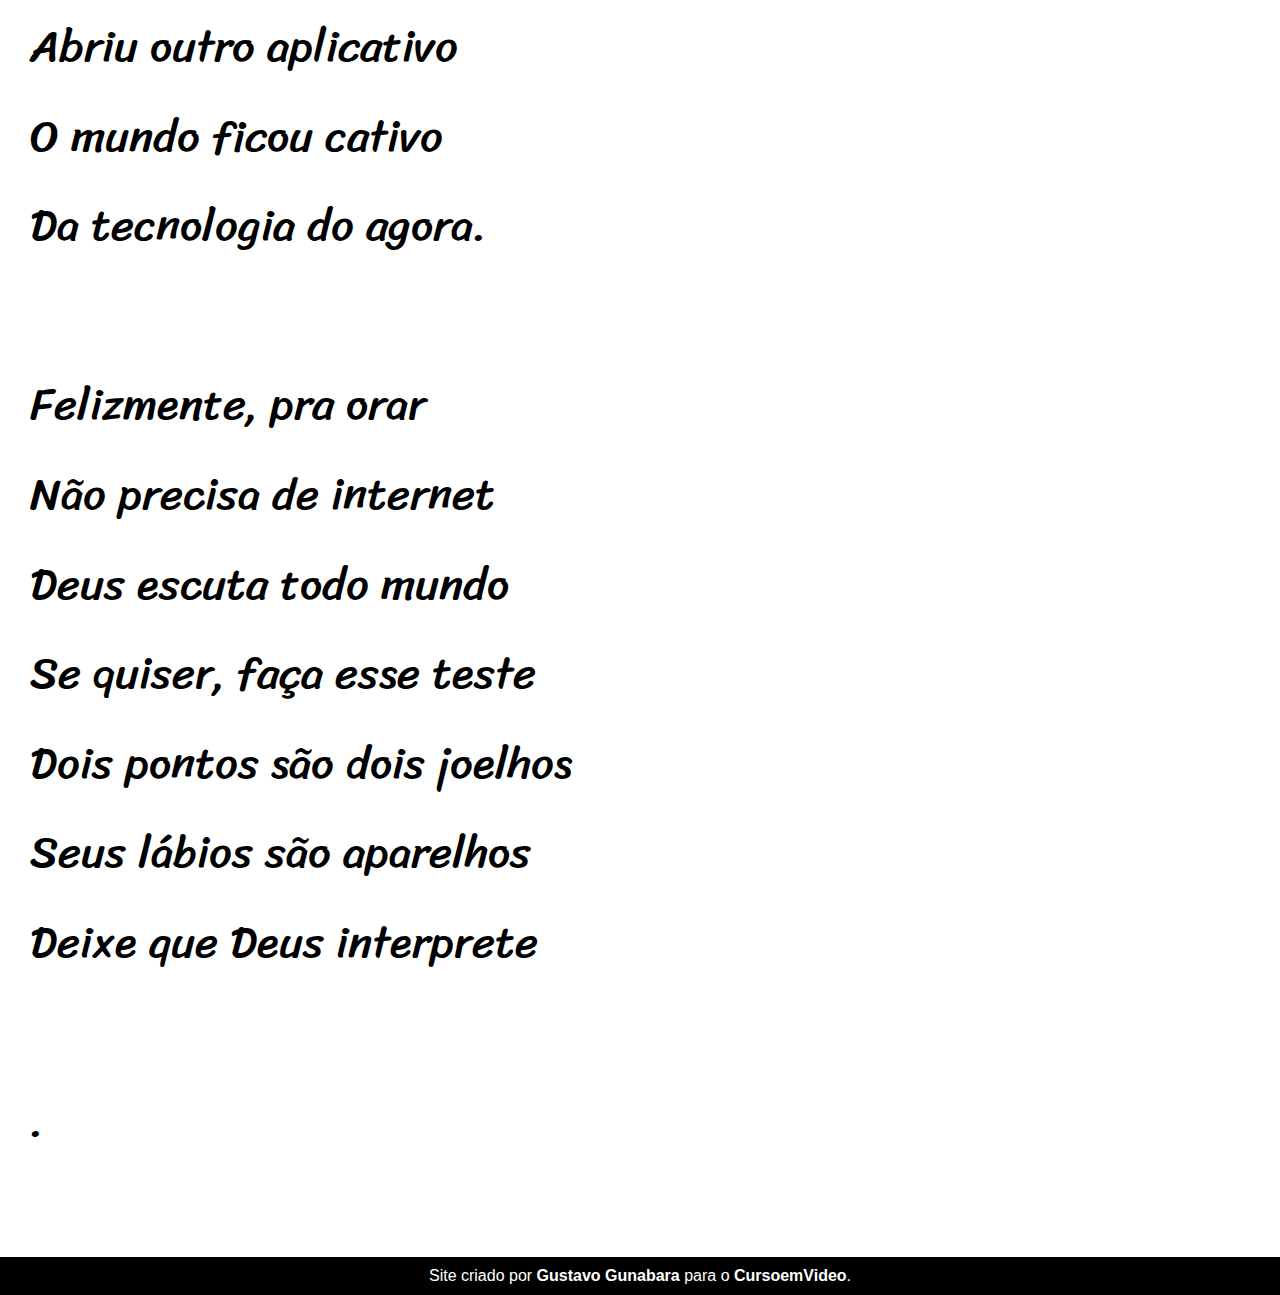
<file: site-cordel/index.html>
<!DOCTYPE html>
<html lang="pt-br">
<head>
    <meta charset="UTF-8">
    <meta http-equiv="X-UA-Compatible" content="IE=edge">
    <meta name="viewport" content="width=device-width, initial-scale=1.0">
    <title>Cordel Moderno</title>
    <link rel="stylesheet" href="estilo/style.css">
</head>
<body>
    <header>
        <h1>Cordel Moderno</h1> 
        Por <a href="https://www.recantodasletras.com.br/poesias/3186743]">Milton Duarte</a>
    </header>

    <section class="normal">
        <p>
            Estou ficando cansado <br>
            Da tal tecnologia <br>
            Só se fala por e-mail <br>
            Mensagem curta e fria <br>
            Twitter e Facebook <br>
            Antes que eu caduque <br>
            Vou dizer tudo em poesia.
        </p>
    </section>
    
    <section class="imagem" id="img01">
        <p>
            Não é mais como era antes <br>
            É tudo abreviado <br>
            "Você" só tem duas letras <br>
            O "O" e o "E" foi riscado <br>
            Para declarar o amor <br>
            Basta botar uma flor <br>
            E um coração desenhado.
        </p>
        
    </section>
   
    <section class="normal">
        <p>
            Arroba agora não pesa <br>
            É parte de um endereço <br>
            Ponto final nem se usa <br>
            Ou vai até no começo <br>
            Agora é .com <br>
            Se o saite é muito bom <br>
            Ele vale um alto preço.
        </p>
        
        <p>
            Pra piorar a liguagem <br>
            O emoticom é um risco <br>
            Tem símbolo para tudo <br>
            Ponto e vírgula e um asterisco <br>
            Um beijo significa <br>
            Pra entender como fica <br>
            Decifre esse rabisco.
        </p>
    </section>
    
    <section class="imagem" id="img02">
        <p>
            Tenho saudade das cartas <br>
            Escritas com a própria mão <br>
            Mandava no mês de Junho <br>
            Só chegava no Verão <br>
            Mas matava a saudade <br>
            Era texto de verdade <br>
            Nas linhas do coração.
        </p>
    </section>
    
    <section class="normal">
        <p>
            Agora, escrevo e envio <br>
            Chegando na mesma hora <br>
            Mas quando vou prosear <br>
            A pessoa foi embora <br>
            Abriu outro aplicativo <br>
            O mundo ficou cativo <br>
            Da tecnologia do agora.
        </p>
        
        <p>
            Felizmente, pra orar <br>
            Não precisa de internet <br>
            Deus escuta todo mundo <br>
            Se quiser, faça esse teste <br>
            Dois pontos são dois joelhos <br>
            Seus lábios são aparelhos <br>
            Deixe que Deus interprete
        </p>.
    </section>
  

    <footer>
        <p>Site criado por <a href="https://gustavoguanabara.github.io" target="_blank">Gustavo Gunabara </a>para o <a href="https://www.cursoemvideo.com" target="_blank">CursoemVideo</a>.</p>
    </footer>
        
</body>
</html>
</file>
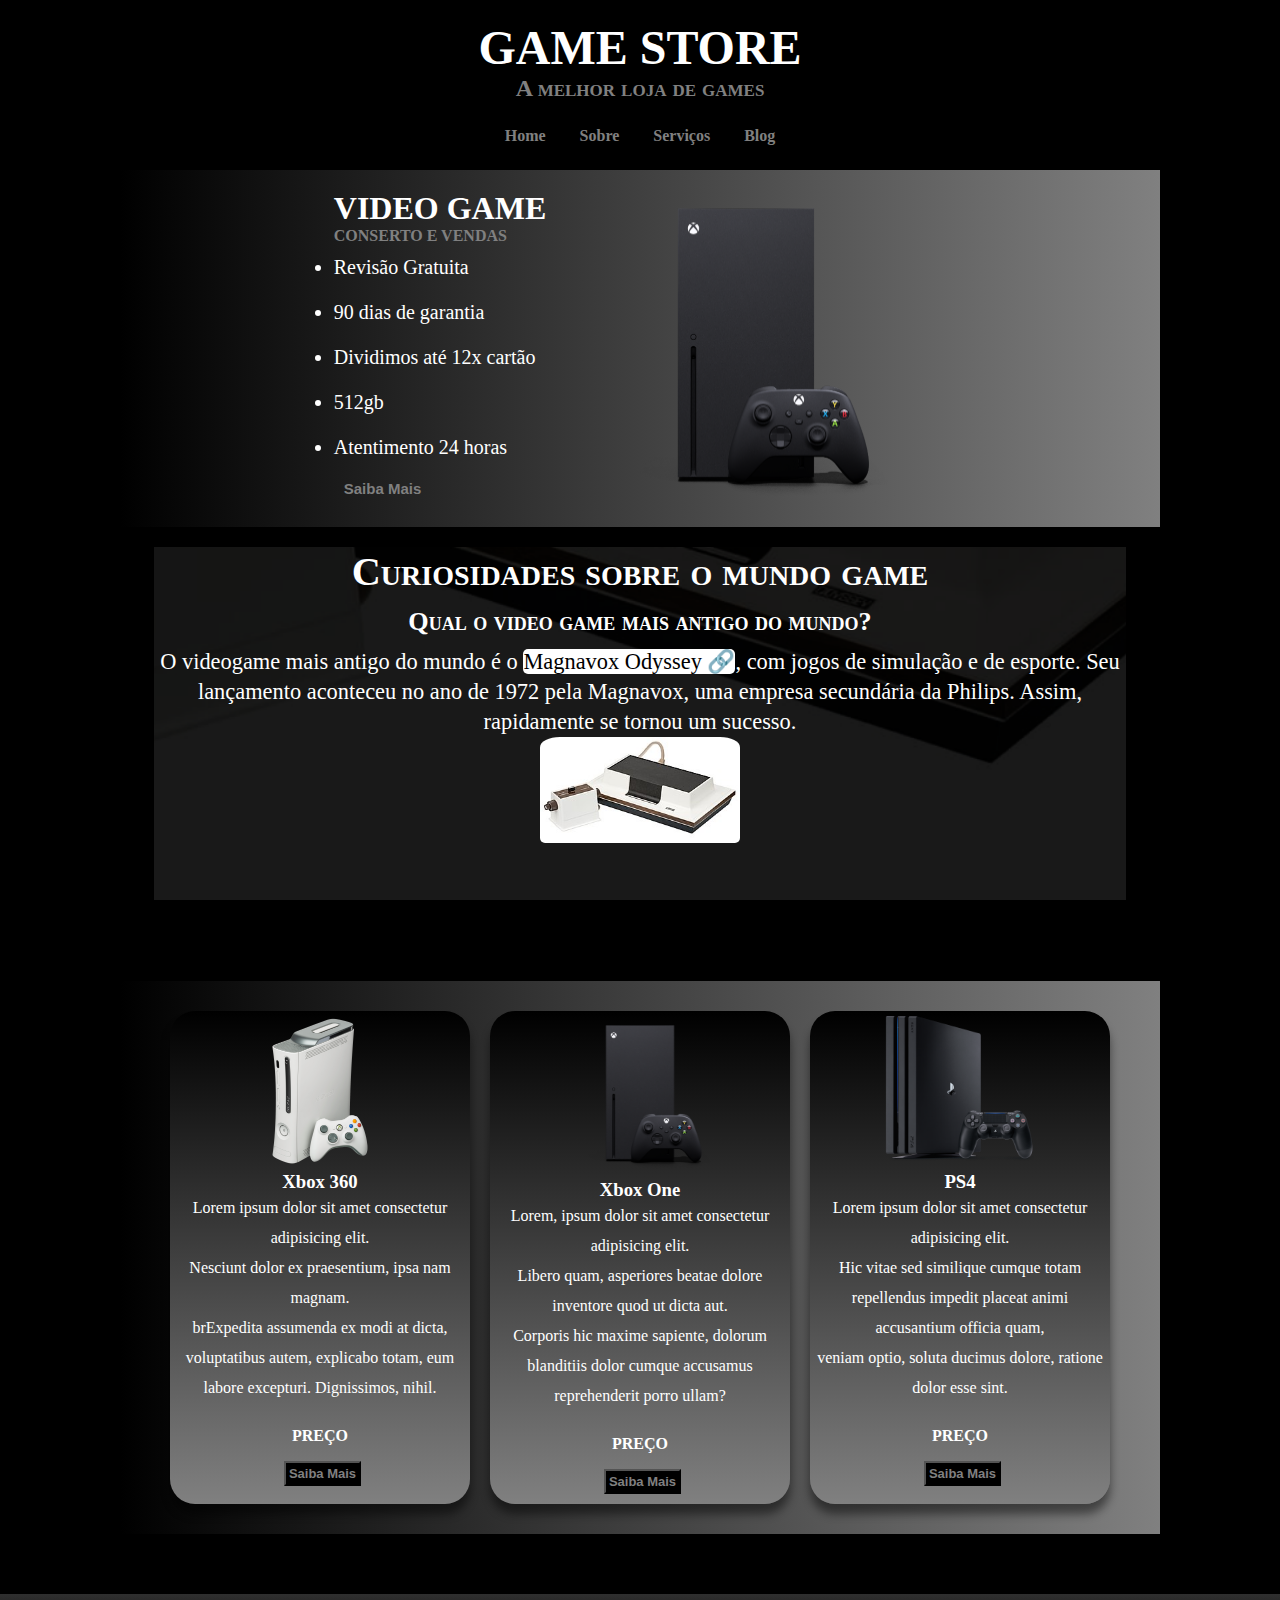
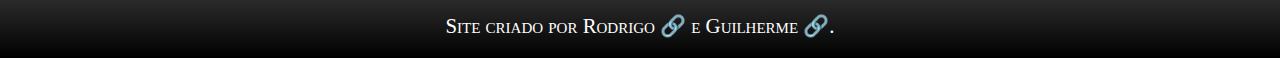
<file: site-gamestore/index.html>
<!DOCTYPE html>
<html lang="pt-br">
<head>
    <meta charset="UTF-8">
    <meta http-equiv="X-UA-Compatible" content="IE=edge">
    <meta name="viewport" content="width=device-width, initial-scale=1.0">
    <title>Game Store</title>
    <link rel="shortcut icon" href="imagens/favicon.ico" type="image/x-icon">
    <link rel="stylesheet" href="style.css">
</head>
<body>
    <header class>
        <h1>Game store</h1>
        <h2>A melhor loja de games</h2>
    </header>

    <nav>
            <a href="#">Home</a>
            <a href="#">Sobre</a>
            <a href="#">Serviços</a>
            <a href="#">Blog</a>
    </nav>

    <main>
        <section>
            <h1>Video game</h1>
            <h2>Conserto e Vendas</h2>
                <ul>
                    <li>Revisão Gratuita</li>
                    <li>90 dias de garantia</li>
                    <li>Dividimos até 12x cartão</li>
                    <li>512gb</li>
                    <li>Atentimento 24 horas</li>
            
                </ul>
                <p> <input type="button" value="Saiba Mais"> </p>
        </section>
            <img src="imagens/xbox-one-400.png" alt="Imagem xbox one"></a>
    </main>

    <article class="parallax">
        <h2>Curiosidades sobre o mundo game</h2>
        <h3>Qual o video game mais antigo do mundo?</h3>
      <p>O videogame mais antigo do mundo é o <a href="https://pt.wikipedia.org/wiki/Magnavox_Odyssey" target="_blank" class="externo">Magnavox Odyssey</a>, com jogos de simulação e de esporte. Seu lançamento aconteceu no ano de 1972 pela Magnavox, uma empresa secundária da Philips. Assim, rapidamente se tornou um sucesso.</p>

      
        <a href="https://tm.ibxk.com.br/2022/08/18/18160157714145.jpg?ims=704x264" target="_blank"><img  class="antigo"  src="imagens/300px-Magnavox-Odyssey-Console-Set.jpg" alt="video game mais antigo do mundo"></a>
      
    </article>

    <div>
        <aside class="xbox-360">
            <img src="imagens/xbox-360-200.png" alt="">
            <h3>Xbox 360</h3>
                <p>Lorem ipsum dolor sit amet consectetur adipisicing elit. <br> Nesciunt dolor ex praesentium, ipsa nam magnam. <br> brExpedita assumenda ex modi at dicta, voluptatibus autem, explicabo totam, eum labore excepturi. Dignissimos, nihil.</p>
                <a href="">
                    <a href="#">
                        <p><strong>Preço</strong></p>
                    </a>
                </a>
                <input class="botao" type="button" value="Saiba Mais">
        </aside>
        <aside class="xbox-one">
            <img src="imagens/xbox-one-200.png" alt="">
            <h3>Xbox One</h3>
            <p>Lorem, ipsum dolor sit amet consectetur adipisicing elit. <br> Libero quam, asperiores beatae dolore inventore quod ut dicta aut. <br> Corporis hic maxime sapiente, dolorum blanditiis dolor cumque accusamus reprehenderit porro ullam?</p>
            <a href="#">
                <p><strong>Preço</strong></p>
            </a>
            <input class="botao" type="button" value="Saiba Mais">
        </aside>
        <aside class="ps4">
            <img src="imagens/ps4-200.png" alt="">
            <h3>PS4</h3>
            <p>Lorem ipsum dolor sit amet consectetur adipisicing elit. <br> Hic vitae sed similique cumque totam repellendus impedit placeat animi accusantium officia quam, <br> veniam optio, soluta ducimus dolore, ratione dolor esse sint.</p>
            <a href="#">
                <p><strong>Preço</strong></p>
            </a>
            <input class="botao" type="button" value="Saiba Mais">
        </aside>
    </div>

    <footer>
        <p>Site criado por <a href="https://github.com/Rodrigoliveira9" class="externo">Rodrigo</a> e <a href="https://github.com/gui777z" class="externo">Guilherme</a>.</p>
    </footer>



</body>
</html>
</file>
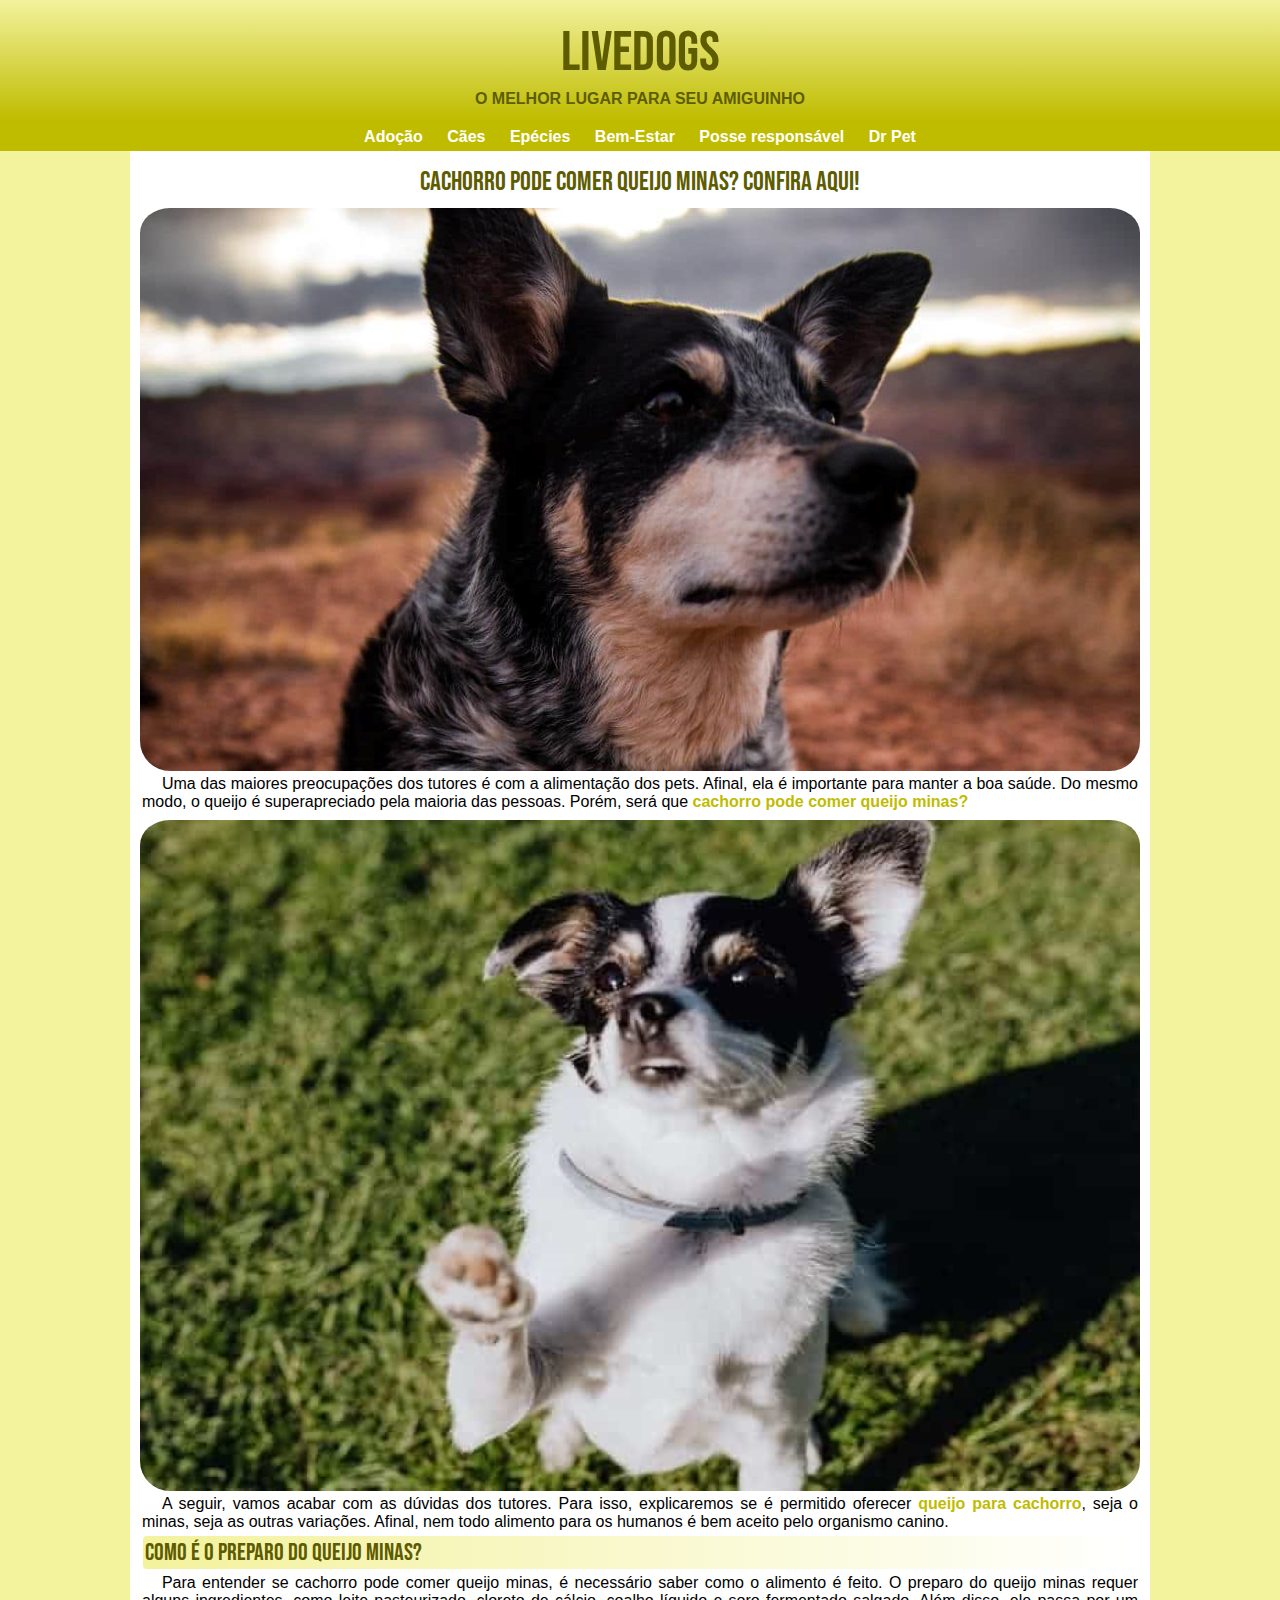
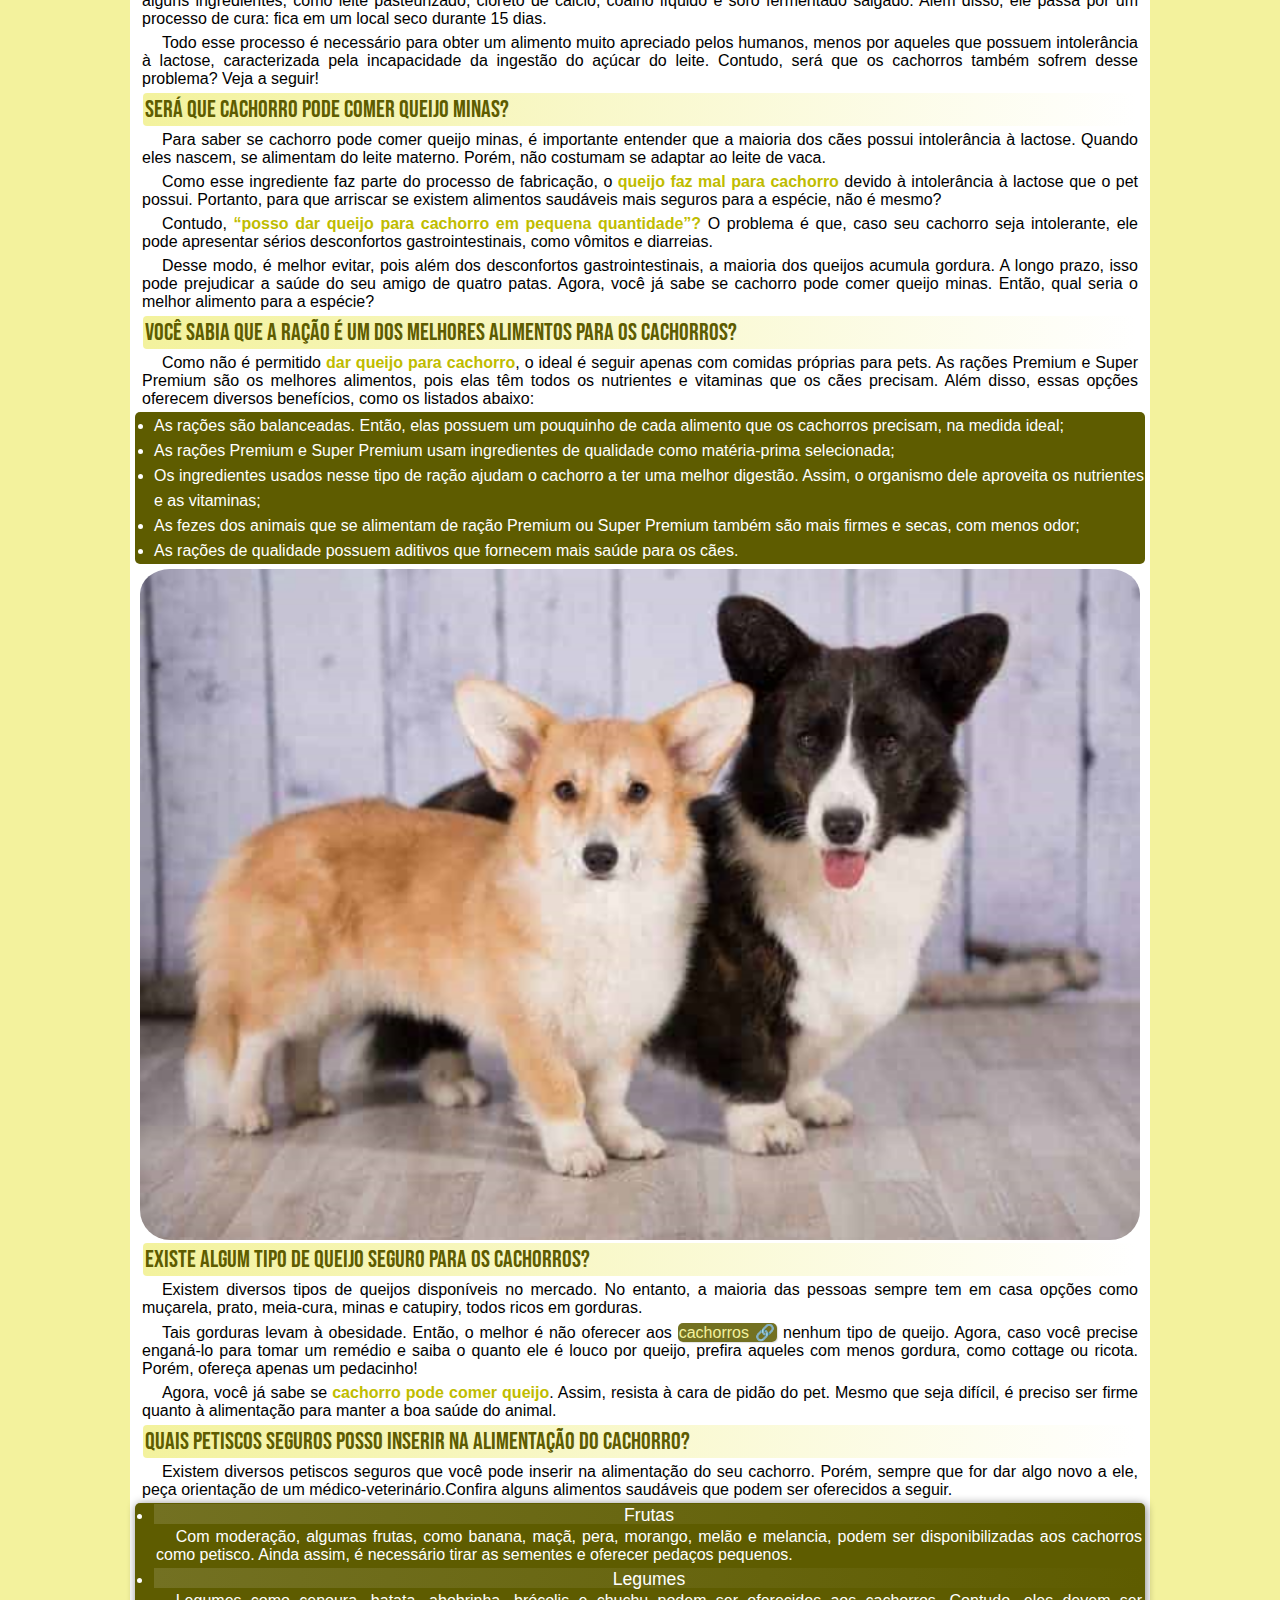
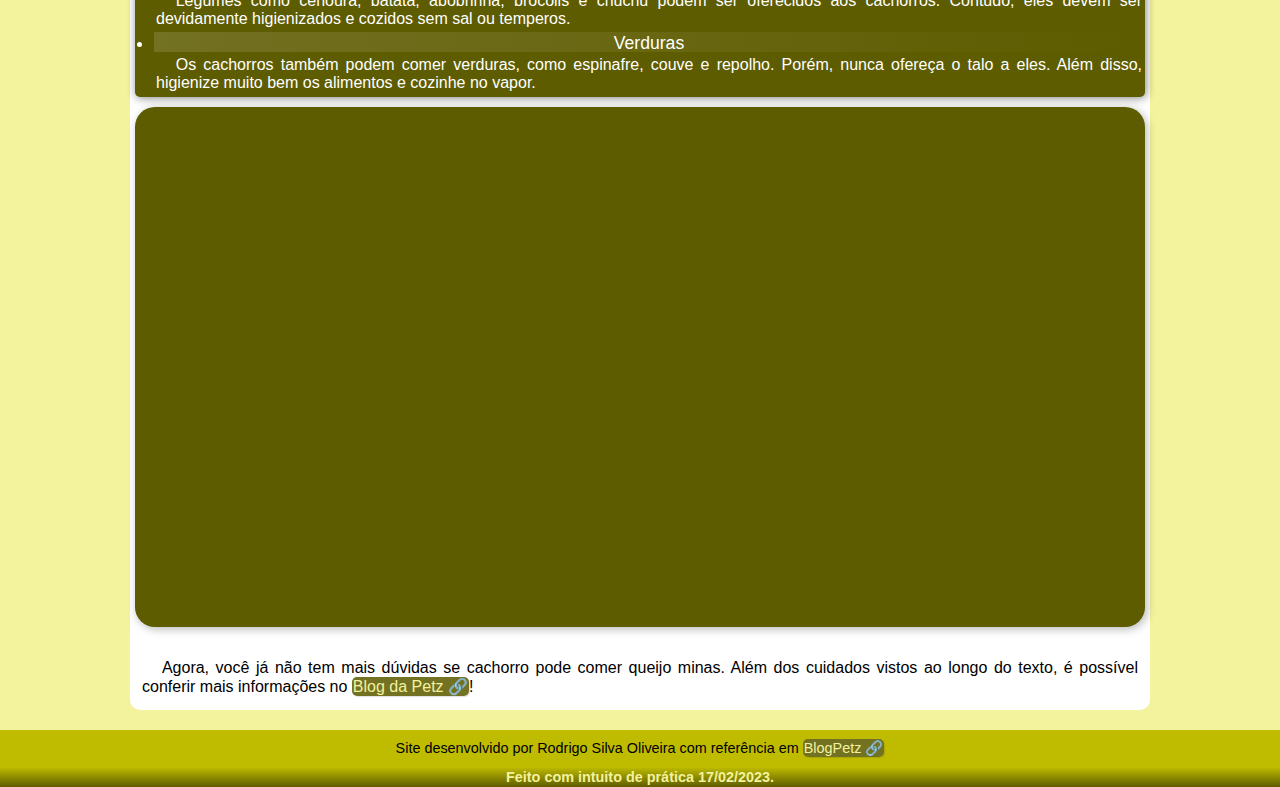
<file: site-livedogs/index.html>
<!DOCTYPE html>
<html lang="pt-br">
<head>
    <meta charset="UTF-8">
    <meta http-equiv="X-UA-Compatible" content="IE=edge">
    <meta name="viewport" content="width=device-width, initial-scale=1.0">
    <title>Live Dogs</title>
    <link rel="shortcut icon" href="imagens/favicon.ico" type="image/x-icon">
    <link rel="stylesheet" href="style.css">
</head>
<body>
    <header>
        <h1>LiveDogs</h1>
        <p> O MELHOR LUGAR PARA SEU AMIGUINHO</p>
    </header>

    <nav>
        <a href="#">Adoção</a>
        <a href="#">Cães</a>
        <a href="#">Epécies</a>
        <a href="#">Bem-Estar</a>
        <a href="#">Posse responsável</a>
        <a href="#">Dr Pet</a>
    </nav>

    <main>
        <article>
            <h1>Cachorro pode comer queijo minas? Confira aqui!</h1>

            <picture>
                <source media="(max-width: 300px)" srcset="imagens/cachorro-1-300.png">
                <source media="(max-width: 670px)" srcset="imagens/cachorro-1-700.png">
                <img src="imagens/cachorro-1-1000.png" alt="Imagem de cachorro 1">
            </picture>

            <p>Uma das maiores preocupações dos tutores é com a alimentação dos pets. Afinal, ela é importante para manter a boa saúde. Do mesmo modo, o queijo é superapreciado pela maioria das pessoas. Porém, será que <strong>cachorro pode comer queijo minas?</strong></p>

            <picture>
                <source media="(max-width: 300px)" srcset="imagens/cachorro-2-300.png">
                <source media="(max-width: 670px)" srcset="imagens/cachorro-2-700.png">
                <img src="imagens/cachorro-2-1000.png" alt="Imagem cachorro 2"></picture>

            <p>A seguir, vamos acabar com as dúvidas dos tutores. Para isso, explicaremos se é permitido oferecer <strong>queijo para cachorro</strong>, seja o minas, seja as outras variações. Afinal, nem todo alimento para os humanos é bem aceito pelo organismo canino.</p>

            <h2>Como é o preparo do queijo minas?
            </h2>
            <p>Para entender se cachorro pode comer queijo minas, é necessário saber como o alimento é feito. O preparo do queijo minas requer alguns ingredientes, como leite pasteurizado, cloreto de cálcio, coalho líquido e soro fermentado salgado. Além disso, ele passa por um processo de cura: fica em um local seco durante 15 dias.</p>
            <p>Todo esse processo é necessário para obter um alimento muito apreciado pelos humanos, menos por aqueles que possuem intolerância à lactose, caracterizada pela incapacidade da ingestão do açúcar do leite. Contudo, será que os cachorros também sofrem desse problema? Veja a seguir!</p>

            <h2>Será que cachorro pode comer queijo minas?</h2>
            <p>Para saber se cachorro pode comer queijo minas, é importante entender que a maioria dos cães possui intolerância à lactose. Quando eles nascem, se alimentam do leite materno. Porém, não costumam se adaptar ao leite de vaca.</p>

            <p>Como esse ingrediente faz parte do processo de fabricação, o<strong> queijo faz mal para cachorro</strong> devido à intolerância à lactose que o pet possui. Portanto, para que arriscar se existem alimentos saudáveis mais seguros para a espécie, não é mesmo?</p>
                
            <p>Contudo, <strong>“posso dar queijo para cachorro em pequena quantidade”?</strong> O problema é que, caso seu cachorro seja intolerante, ele pode apresentar sérios desconfortos gastrointestinais, como vômitos e diarreias.</p>

            <p>Desse modo, é melhor evitar, pois além dos desconfortos gastrointestinais, a maioria dos queijos acumula gordura. A longo prazo, isso pode prejudicar a saúde do seu amigo de quatro patas. Agora, você já sabe se cachorro pode comer queijo minas. Então, qual seria o melhor alimento para a espécie?</p>

            <h2>Você sabia que a ração é um dos melhores alimentos para os cachorros?
            </h2>
         <p>
            Como não é permitido<strong> dar queijo para cachorro</strong>, o ideal é seguir apenas com comidas próprias para pets. As rações Premium e Super Premium são os melhores alimentos, pois elas têm todos os nutrientes e vitaminas que os cães precisam. Além disso, essas opções oferecem diversos benefícios,            
            como os listados abaixo:
            </p>

            <ul class="listaum">
                <li>As rações são balanceadas. Então, elas possuem um pouquinho de cada alimento que os cachorros precisam, na medida ideal;</li>

                <li>     
                As rações Premium e Super Premium usam ingredientes de qualidade como matéria-prima selecionada;
                </li>
        
                <li>Os ingredientes usados nesse tipo de ração ajudam o cachorro a ter uma melhor digestão. Assim, o organismo dele aproveita os nutrientes e as vitaminas;</li>
                    
                <li>As fezes dos animais que se alimentam de ração Premium ou Super Premium também são mais firmes e secas, com menos odor;</li>
                    
                <li>As rações de qualidade possuem aditivos que fornecem mais saúde para os cães.</li>
                </ul>

            <picture>
                <source media="(max-width: 300px)" srcset="imagens/cachorro-3-300.png">
                <source media="(max-width: 6700px)" srcset="imagens/cachorro-3-700.png">
                <img src="imagens/cachorro-3-1000.png" alt="Imagem cachorro 3"></picture>

            <h2>Existe algum tipo de queijo seguro para os cachorros?</h2>
            <p>Existem diversos tipos de queijos disponíveis no mercado. No entanto, a maioria das pessoas sempre tem em casa opções como muçarela, prato, meia-cura, minas e catupiry, todos ricos em gorduras.</p>

            <p>Tais gorduras levam à obesidade. Então, o melhor é não oferecer aos <a href="https://www.petz.com.br/blog/cachorros" target="_blank" class="externo">cachorros</a> nenhum tipo de queijo. Agora, caso você precise enganá-lo para tomar um remédio e saiba o quanto ele é louco por queijo, prefira aqueles com menos gordura, como cottage ou ricota. Porém, ofereça apenas um pedacinho!</p>
            <p>                
            Agora, você já sabe se <strong>cachorro pode comer queijo</strong>. Assim, resista à cara de pidão do pet. Mesmo que seja difícil, é preciso ser firme quanto à alimentação para manter a boa saúde do animal.
            </p>

            <h2>Quais petiscos seguros posso inserir na alimentação do cachorro?</h2>
            <p>Existem diversos petiscos seguros que você pode inserir na alimentação do seu cachorro. Porém, sempre que for dar algo novo a ele, peça orientação de um médico-veterinário.Confira alguns alimentos saudáveis que podem ser oferecidos a seguir.
            </p>
            <ul class="listadois">
                <li>Frutas</li>
                    <p>Com moderação, algumas frutas, como banana, maçã, pera, morango, melão e melancia, podem ser disponibilizadas aos cachorros como petisco. Ainda assim, é necessário tirar as sementes e oferecer pedaços pequenos.</p>

                <li>Legumes</li>
                    <p>Legumes como cenoura, batata, abobrinha, brócolis e chuchu podem ser oferecidos aos cachorros. Contudo, eles devem ser devidamente higienizados e cozidos sem sal ou temperos.</p>

                <li>Verduras</li>
                    <p>Os cachorros também podem comer verduras, como espinafre, couve e repolho. Porém, nunca ofereça o talo a eles. Além disso, higienize muito bem os alimentos e cozinhe no vapor.</p>
            </ul>
        </article>

        <div class="video"><iframe width="560" height="315" src="https://www.youtube.com/embed/DrKxKMwCiuw" title="YouTube video player" frameborder="0" allow="accelerometer; autoplay; clipboard-write; encrypted-media; gyroscope; picture-in-picture; web-share" allowfullscreen></iframe></div>

        <aside>
            <p>Agora, você já não tem mais dúvidas se cachorro pode comer queijo minas. Além dos cuidados vistos ao longo do texto, é possível conferir mais informações no <a href="https://www.petz.com.br/" target="_blank" class="externo">Blog da Petz</a>!
            </p>
        </aside>

    </main>

 
    <footer>
        <p>Site desenvolvido por <abbr title="contatorodrigo.199@gmail.com">Rodrigo Silva Oliveira</abbr> com referência em <a href="https://www.petz.com.br/blog/pets/caes/cachorro-pode-comer-queijo-minas/" target="_blank" class="externo">BlogPetz</a> 
        </p>
    </footer>
    <p id="pratica">Feito com intuito de prática 17/02/2023.</p>
</body>
</html>
</file>
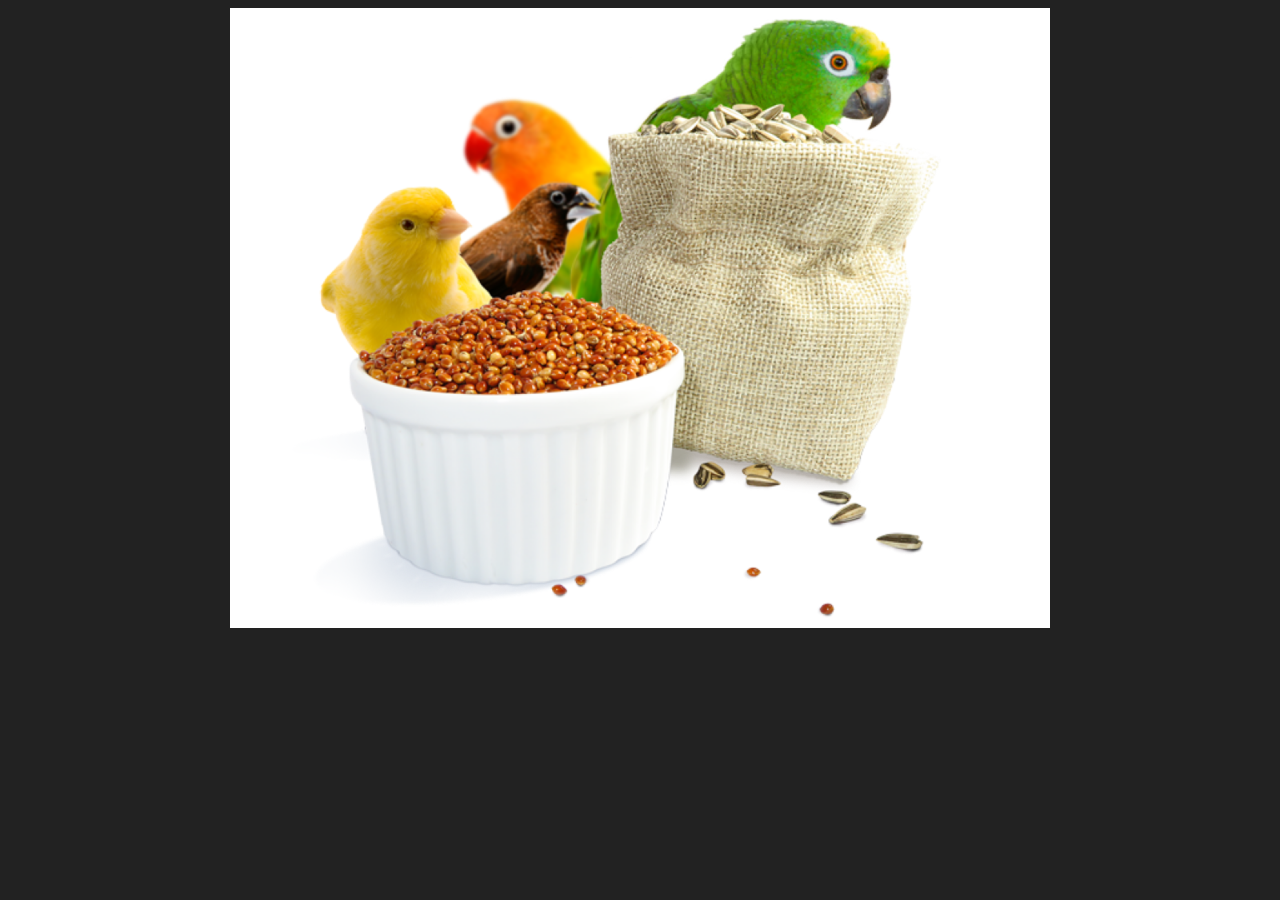
<file: landing-page-passaros/foto.html>
<!DOCTYPE html>
<html lang="pt-br">
<head>
    <meta charset="UTF-8">
    <meta http-equiv="X-UA-Compatible" content="IE=edge">
    <meta name="viewport" content="width=device-width, initial-scale=1.0">
    <title>foto</title>
    <style>
        body{
            background-color: rgb(34, 34, 34);
        }
        img{
            display: block;
            text-align: center;
            margin: auto;
            height: 600px;
            background-color: white;
            padding: 10px;
            
        }
    </style>
</head>
<body>
    <img src="imagens/passaros-1000.png" alt="foto passaros com semente">
</body>
</html>
</file>
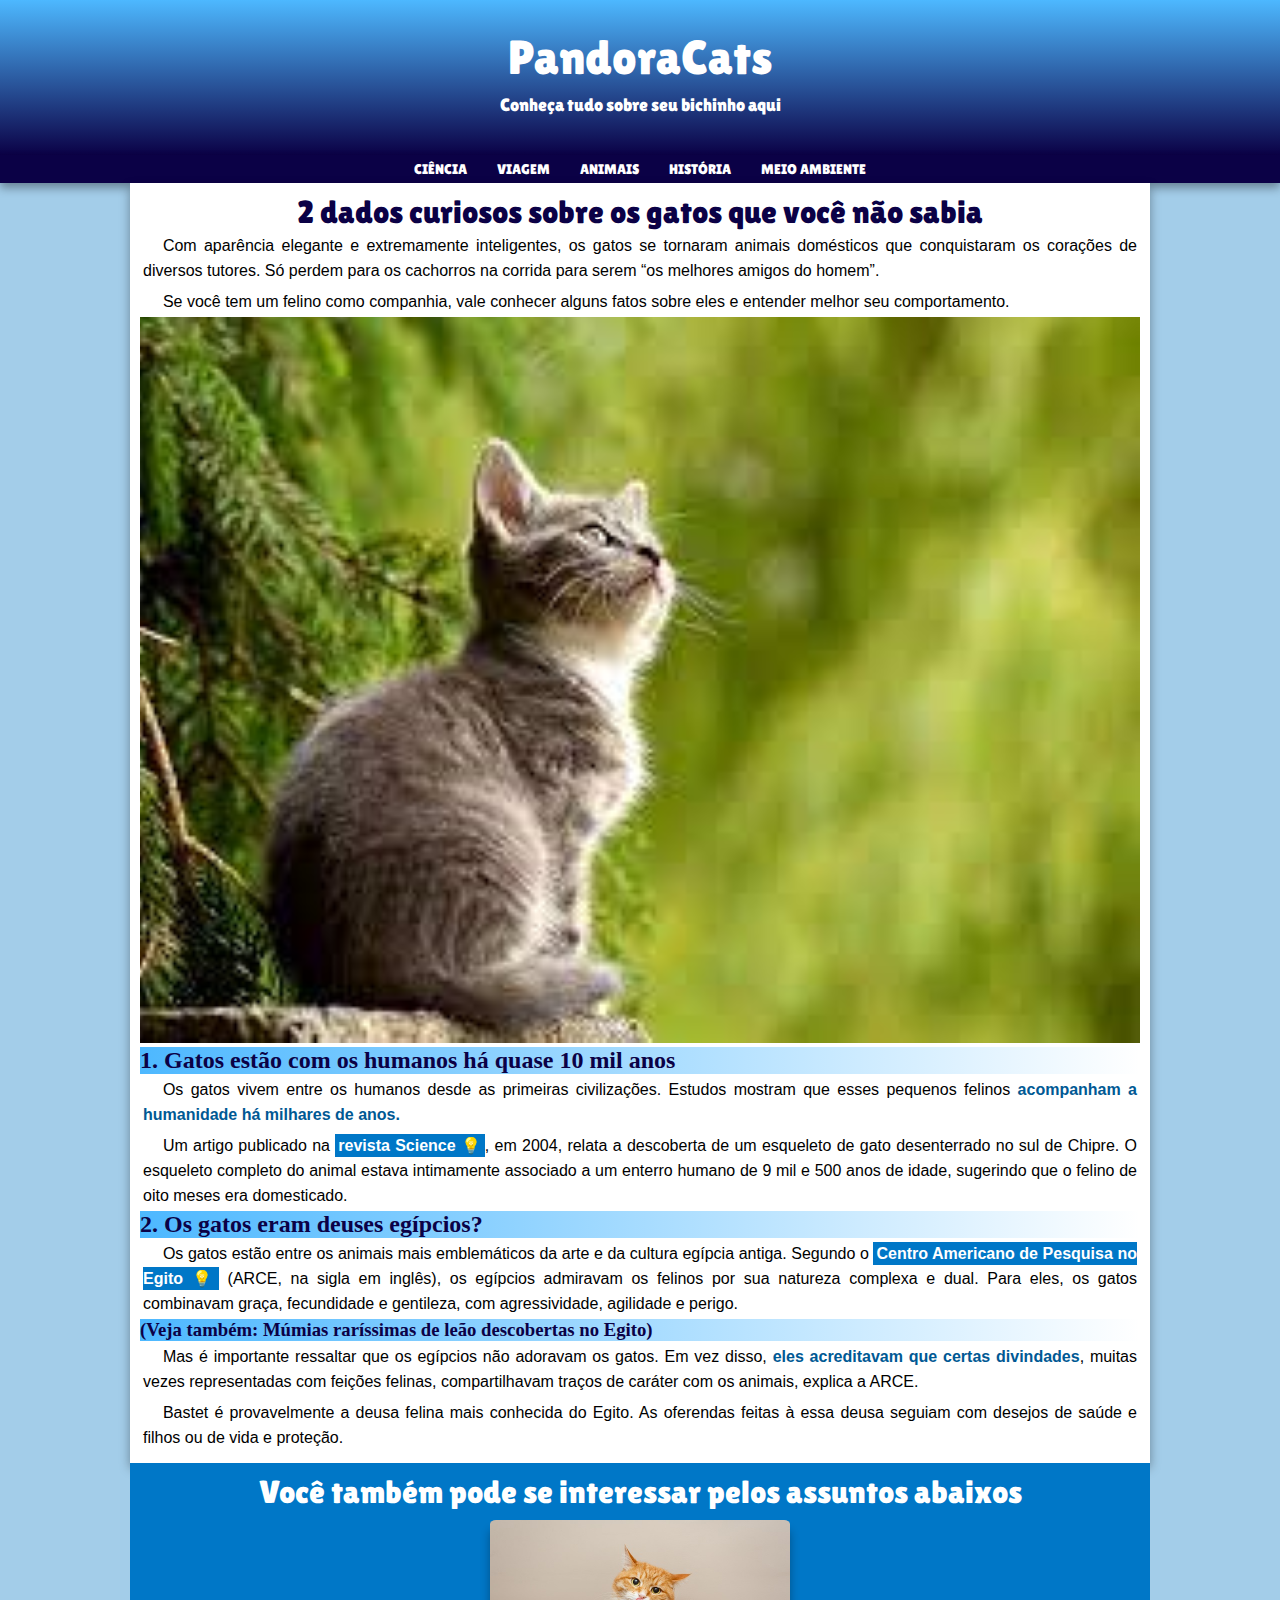
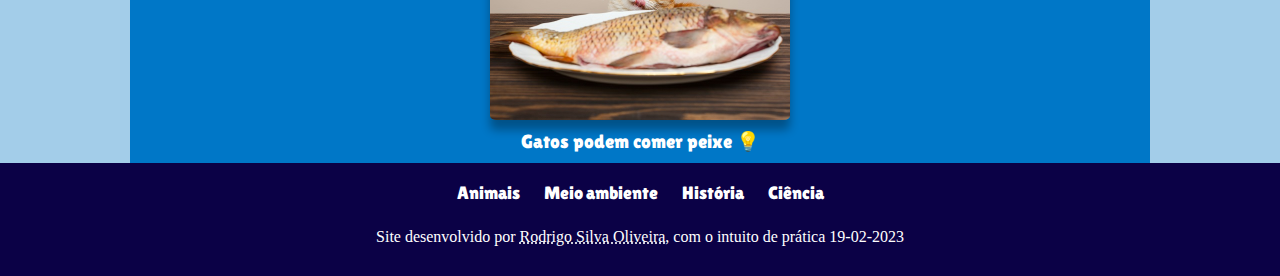
<file: site-pandoracats/ndex.html>
<!DOCTYPE html>
<html lang="pt-br">
<head>
    <meta charset="UTF-8">
    <meta http-equiv="X-UA-Compatible" content="IE=edge">
    <meta name="viewport" content="width=device-width, initial-scale=1.0">
    <title>PandoraCats</title>
    <link rel="shortcut icon" href="imagens/favicon.ico" type="image/x-icon">
    <link rel="stylesheet" href="style.css">
</head>
<body>
    <header>
        <h1>PandoraCats</h1>
        <p>Conheça tudo sobre seu bichinho aqui</p>
    </header>

    <nav>
        <a href="#">CIÊNCIA</a>
        <a href="#">VIAGEM</a>
        <a href="#">ANIMAIS</a>
        <a href="#">HISTÓRIA</a>
        <a href="#">MEIO AMBIENTE</a>
    </nav>

    <main>
        <article>
            <h1>2 dados curiosos sobre os gatos que você não sabia</h1>
            <p>Com aparência elegante e extremamente inteligentes, os gatos se tornaram animais domésticos que conquistaram os corações de diversos tutores. Só perdem para os cachorros na corrida para serem “os melhores amigos do homem”.</p>
            <p>Se você tem um felino como companhia, vale conhecer alguns fatos sobre eles e entender melhor seu comportamento.</p>

            <picture>
                <source media="(max-width: 1050px)" srcset="imagens/gato-um-300.png" type="image/png">
                <source media="(max-width: 750px)" srcset="imagens/gato-um-700.png" type="image/png">
                <img src="imagens/gato-um-1000.png" alt="Gato sentado olhando o céu">
            </picture>

            <h2>1. Gatos estão com os humanos há quase 10 mil anos</h2>
            <p>Os gatos vivem entre os humanos desde as primeiras civilizações. Estudos mostram que esses pequenos felinos<strong> acompanham a humanidade há milhares de anos.</strong></p>
            <p>Um artigo publicado na <a href="#" class="externo">revista Science</a>, em 2004, relata a descoberta de um esqueleto de gato desenterrado no sul de Chipre. O esqueleto completo do animal estava intimamente associado a um enterro humano de 9 mil e 500 anos de idade, sugerindo que o felino de oito meses era domesticado.</p>

            <h2>2. Os gatos eram deuses egípcios?</h2>
            <p>Os gatos estão entre os animais mais emblemáticos da arte e da cultura egípcia antiga. Segundo o <a href="#" class="externo">Centro Americano de Pesquisa no Egito</a> (ARCE, na sigla em inglês), os egípcios admiravam os felinos por sua natureza complexa e dual. Para eles, os gatos combinavam graça, fecundidade e gentileza, com agressividade, agilidade e perigo.</p>

            <h3>(Veja também: Múmias raríssimas de leão descobertas no Egito)</h3>
            
            <p>Mas é importante ressaltar que os egípcios não adoravam os gatos. Em vez disso, <strong>eles acreditavam que certas divindades</strong>, muitas vezes representadas com feições felinas, compartilhavam traços de caráter com os animais, explica a ARCE.</p>
            <p>Bastet é provavelmente a deusa felina mais conhecida do Egito. As oferendas feitas à essa deusa seguiam com desejos de saúde e filhos ou de vida e proteção.</p>
        </article>
    </main>

    <aside>
        <h1>Você também pode se interessar pelos assuntos abaixos</h1>
        <div class="container">
            <img src="imagens/gato-peixe.png" alt="">
            <p><a href="https://brazilianpetfoods.com.br/peixes-para-gatos-descubra-os-beneficios-e-quais-tipos-sao-liberados-para-incluir-na-alimentacao-dos-felinos/#:~:text=Peixe%20para%20gato%3A%20alimento%20pode,aumentando%20a%20energia%20dos%20felinos." target="_blank" rel="externo" class="externo">Gatos podem comer peixe</a></p>
        </div>
    </aside>

    <footer>
    <a href="">Animais</a>
    <a href="">Meio ambiente</a>
    <a href="">História</a>
    <a href="">Ciência</a>
    <p>Site desenvolvido por <abbr title="contatorodrigo.199@gmail.com">Rodrigo Silva Oliveira</abbr>, com o intuito de prática 19-02-2023</p>
   
    </footer>
</body>


</html>
</file>
<file: landing-page-estilo-novo/estilo/style.css>
/* compativel com acentos */
@charset "UTF-8";
/* fontes incoporadas do google fontes */
@import url('https://fonts.googleapis.com/css2?family=Poppins:wght@300;700&display=swap');

@import url('https://fonts.googleapis.com/css2?family=Open+Sans:wght@300&display=swap');
/* variavel de fontes */
:root{
    --fonte-destaque-1:'Poppins', sans-serif;
    --fonte-destaque-2:'Open Sans', sans-serif;
}
/* estilo do corpo */
body{
    background-color: rgb(34, 34, 34);
    color:white;
    font-family:var(--fonte-destaque-1);
    max-width: 1200px;
    margin: auto;
    padding: 10px;
}
/* estilo do cabeçalho */
header{
    display: flex; /*para arumar o estilo dos blocos na tela (quando coloca a tag display: flez quer dizer que esse bloco vai ser um flexbox)*/
    flex-direction: row; /* mudar a direçao do bloco= linha, colunas...*/
    justify-content: space-between; /* para mudar o espaço*/
    align-items: center; /*alinhar o conteudo ao centro*/
}
/* estilo do h1*/
#title{
    flex-direction: column;
    line-height: 10px; /*altura da linha*/
}

li{
    display: inline-block; /*colocar na mesma linha os blocos*/
    margin: 20px;
}

h1{
    font-weight: 200;
}

a{
    color: white;
}

a:hover{
    color: rgb(132, 14, 201);
    transition-duration: 0.5s;
}

#inscreva-se{
    border: 2px solid rgb(132, 14, 201);
    padding: 10px;
    border-radius: 15px;
}

#inscreva-se:hover{
    background-color: rgb(132, 14, 201);
    color: white;
}

main{
    display: flex;
    flex-direction: row;
    margin-top: 50px;
}

h2{
    font-size: 56px;
    line-height: 10px;
    font-family: var(--fonte-destaque-1);
}
/*mudar a cor de somente uma parte do h2, span é a mesma coisa que uma class*/
span{
    color: rgb(132, 14, 201);
}

p{
    line-height: 20px;
    max-width: 500px;
    font-family: var(--fonte-destaque-2);
}

img{
    width: 580px;
}

form{
    display: flex;
    flex-direction: column;
    width: 70%;
}
/*mudar estilo de somente um botão, seleciona a tag que ele esta, depois o seu tipo*/
form [type="submit"]{
    height: 50px;
    width: 50%;
    background-color: rgb(132, 14, 201);
    color: white;
    font-weight: bold;
}

form [type="submit"]:hover{
    cursor:pointer;
}
/*configurar botões*/
input{
    margin-top: 20px;
    height: 20px;
    padding: 15px;
    border-radius: 20px;
    border: none;
    font-size: 15px;
}
</file>
<file: landing-page-estilo-novo/estilo/media.css>
@charset "UTF-8";
/* deixar o site responsivo, tem que melhorar muito essa parte */
@media screen and (max-width: 1055px){

    h2{
        font-size:23px;

    }
}

@media screen and (max-width: 760px){
    
    header{
        flex-direction: column;

    }
    
    main{
        flex-direction: column;
    }

    h2{
        font-size: 38px;
    }

    form{
        margin: 0 auto;
        width: 100%;
    }

    input{
        align-self: center;
    }

    article img{
        display: none;
    }

    nav ul{
        center
    }
}
</file>
<file: landing-page-futebol/style.css>
@charset "UTF-8";

@import url('https://fonts.googleapis.com/css2?family=Inter:wght@100;200;300;400;500;600;700;800;900&display=swap');

*{
    margin: 0px;
    padding: 0px;
    list-style: none;
    text-decoration: none;
    font-family: 'Inter', sans-serif;
}

/* seção-cabeçalho */

.fundo-neymar{
    background-color: black;
    background-image: url('imagens/fundo-01.png');
    background-position: center;
    background-size: cover;
    background-repeat: no-repeat;
    width: 100%;
    height: 100vh;
    max-width: 100%;
}

.logo-01 img{
    width: 60px;
    height: 60px;
}

header{
    display: flex;
    justify-content: center;
    padding-top: 2rem;
    align-items: center;
    text-align: center;
    gap: 10rem;
}

nav{
   display: flex;
   gap: 30px;
   font-size: 18px;
}

nav a{
    color: white;
    font-weight: 500;
    padding: 4px;
}

nav a:hover{
    background-color: white;
    color: #151E2D;
    border-radius:5px;
    border: none;
    padding: 4px;
    transition-duration: 0.3s;
}

.button-enter{
    display: flex;
    gap: 2rem;
    align-items: center;
}

.button-enter a{
    color: white;
    font-size: 18px;
    padding: 4px;
}

.button-enter a:hover{
    background-color: white;
    color: #151E2D;
    border-radius:5px;
    border: none;
    padding: 4px;
    transition-duration: 0.3s;
}

.button-enter button{
    background-color: #da2535;
    padding: 10px;
    color: white;
    text-transform: uppercase;
    border-radius: 5px;
    border: none;
    cursor: pointer;
}

/* seção-frase-neymar */

.neymar-meio-container{
    margin-left: 14%;
    margin-top: 12%;
    max-width: 100%;
}

.meio-neymar h1{
    color: white;
    font-variant: small-caps;
    font-size: 68px;
}

.meio-neymar p{
    color: white;
    font-size: 17px;
    font-style: italic;
    font-weight: 500;
    margin-top: 1rem;
    line-height: 30px;
}

.btn{
    background-color: #da2535;
    padding: 10px;
    color: white;
    text-transform: uppercase;
    border-radius: 5px;
    border: none;
    margin-top: 3rem;
    cursor: pointer;
    width: 150px;
}

/* Seção-resultados */

.resultado{
    display: flex;
    justify-content: center;
    align-items: center;
    gap: 1.5rem;
    padding: 6rem;
}

.resultado img{
    width: 100px;
    height: auto;
}

.resultado h2{
    font-size: 32px;
    /* text-transform: uppercase; */
    font-variant: small-caps;
}

.resultado h3, p{
    font-size: 62px;
    font-weight: 600;
}

/* Seção-bem-vindos*/

.fundo-02{
    background-color: black;
    background-image: url('imagens/fundo-02.png');
    background-size: cover;
    background-position: center;
    background-repeat: no-repeat;
    max-width: 100%;
    height: 80vh;
    width: 100%;
}

#fundo-branco{
    position: absolute;
    background-color: white;
    width: 500px;
    padding: 50px;
    top: 163%;
    left: 28%;
    box-shadow: inset 0px 0px 20px 0px rgba(0, 0, 0, 0.774);

}

#fundo-branco h1{
    color: #0b1421;
    margin-bottom: 10px;
    border-left: 2px  solid #da2535;
    text-align: center;
    font-variant: small-caps;
}

#fundo-branco p{
  font-size: 15px;
  color: #000000;
  line-height: 20px;
  text-indent: 2rem;
  font-weight: 400;
  text-align: justify;
}

#fundo-branco a{
    color:#da2535;
    font-weight: 600;
    font-size: 15px;
   text-transform: uppercase;
}

/* Seção-notícias */

.cards img{
    width: 350px;
    height: auto;
}

.cards p{
    font-size: 10px;
    font-weight: 600;
    color: #da2535;
    text-transform: uppercase;
}

.cards span{
    font-size: 10px;
    font-weight: 600;
    color: #0B1421;
}

.cards h4{
    margin-top: 1rem;
}

.equipe-principal{
    display: flex;
    justify-content: center;
    align-items: center;
    flex-wrap: wrap;  
    padding: 5rem;
    gap: 1rem; 
}

.noticia h1{
    margin-top: 5rem;
    margin-left: 6rem;
    border-left: 2px solid #da2535;
}

.noticia button{
    margin-bottom: 2rem;
}

.btn-container{
    display: flex;
    justify-content: center;
    width: 100%;
}

.paragrafo{
    display: flex;
    justify-content: center;
    gap: 10rem;
}

/* Seção-Rodapé */

footer{
    background-color:#0B1421;
    padding: 4rem;
}

.footer-container {
    display: flex;
    justify-content: flex-start;
    flex-wrap: wrap;
    gap: 8rem;
    margin-left: 19rem;
}

.card-footer h1{
    font-size: 24px;
    color: white;
    font-weight: 600;
}

 .card-footer p{
    font-size: 13px;
    color:#F9F9F9;
    line-height: 30px;
 }
</file>
<file: landing-page-passaros/estilo/style.css>
@charset "UTF-8";

@import url('https://fonts.googleapis.com/css2?family=Poppins:wght@600&display=swap');

@import url('https://fonts.googleapis.com/css2?family=Open+Sans:wght@300&display=swap');

*{
    margin: 0px;
    padding:0px;
}

:root{
    --cor1:#bbe48c;
    --cor2:#305900;
    --cor3:#203b00;
    --cor4:#DEDDD7;

    --fonte-1:'Poppins', sans-serif;
    --fonte-2:'Open Sans', sans-serif;
}

body{
    background-color: var(--cor4);
    margin: auto;
    
}

header img{
    width: 80px;
    margin-left: 30px;
   
}

header{
    display: flex;
    justify-content: space-between;
    text-align: center;
    
    background-color:var(--cor1);
    margin: auto;
    padding: 10px;
    box-shadow: 0px 5px 15px rgba(0, 0, 0, 0.219);
}

ul{
    display: flex;
    flex-direction: row;
}

.menu a{
    color: var(--cor3);
    text-decoration: none;
    font-family: var(--fonte-2);
    font-weight: bold;
    padding:5px;
    margin: 38px;
}

.menu a:hover{
    background-color: var(--cor3);
    color: var(--cor1);
    text-decoration: underline;
    transition-duration: 0.5s;
    border-radius: 4px;   
}

main{ 
    display: flex;
    flex-direction: row;
    margin: 50px;
}

h1{
    color: var(--cor3);
    font-family: var(--fonte-1);
    font-size: 3em;
    font-weight: bold;
    text-align: center;
}

span{
    background-color:var(--cor3);
    color: var(--cor1);
    border-radius: 10px;
    padding: 5px;
    box-shadow: 0px 0px 10px rgba(0, 0, 0, 0.295);
}

p{
    margin: 30px;
    line-height: 30px;
    text-align: justify;
    text-indent: 5%;
    font-family: var(--fonte-2);
    font-weight: bold;
}

strong{
    background-color: var(--cor3);
    color: #bbe48c;
    padding: 3px;
}

strong:hover{
    background-color: var(--cor1);
    color: var(--cor3);
    transition-duration: 0.5s;
    text-decoration: underline;
}

form{
    display: flex;
    flex-direction: column;
}

form [type= "submit"]{
   height: 30px;
   width: 50%;
   margin: auto;
   background-color: var(--cor3);
   color: #bbe48c;
   font-weight: bold;
}

form [type= "submit"]:hover{
    cursor: pointer;

}

input{
    margin: 10px;
    padding: 5px;
    font-size: 15px;
    border: none;
    box-shadow: 0px 4px 14px rgba(0, 0, 0, 0.068);
    border-radius: 6px;
}

aside{
    margin: auto;
    width: 100%;
}



aside:hover{
    transform: scale(1.1);
    transition-duration: 0.5s;
}

footer{
    background-color: var(--cor1);
    color: var(--cor3);
    padding: 2px;
}

footer p{
    text-align: center;
    font-family: var(--fonte-1);
}
#cadastrar{
    border: solid;
    border-radius: 5px;
    padding: 3px;
    box-shadow: 0px 1px 10px rgba(0, 0, 0, 0.274);
}

#cadastrar:hover{
    border: none;
    border-radius: none
    ;
    padding: none
    ;
}
</file>
<file: landing-page-predios-mobile/style.css>
@charset "UTF-8";

@import url('https://fonts.googleapis.com/css2?family=Poppins:wght@100;200;300;400;500;600;700;800;900&display=swap');

:root{
    --font-padrao:Arial, Helvetica, sans-serif;
    --font-01:'Poppins', sans-serif;;

    --cor1:white;
    --cor2:black;
    --cor3:#FFEB33;
    --cor4:#fad018;
    --cor5:#2600AD;
    --cor6:#7955FA;
}

*{
    margin: 0px;
    padding: 0px;
    list-style: none;
    border: none;
}
/* cabeçalho */

header{
    display: flex;
    justify-content: space-between;
    align-items: center;
    padding: 15px;
}

header img{
    width: 100px;
    height: 100px;
    max-width: 100%;
    border-radius: 50px;
    margin-left: 70px;
    cursor: pointer;
}

nav{
    display: flex;
}

nav li{
    color: var(--cor5);
    margin: 50px;
    padding: 5px;
    font-family: var(--font-01);
    font-size: 20px;
    font-weight: 600;
    border-radius: 9px;
}

nav li:hover{
    background-color: var(--cor3);
    padding: 5px;
    border-radius: 9px;
    transition-duration: 0.3s;
}

.cabecalho-login{
    display: flex;
    align-items: center;
    margin-right: 20px;
    font-family: var(--font-01);
    font-size: 20px;
    font-weight: 600;
    color: var(--cor5);
}

.cabecalho-login p{
    margin: 15px;
    border-radius: 9px;
    padding: 5px;
}

.cabecalho-login p:hover{
    background-color: var(--cor3);
    color: var(--cor5);
    padding: p5x;
    transition-duration: 0.3s;

}

.cabecalho-botao{
    background-color: var(--cor3);
    padding: 5px;
    color: var(--cor5);
    border-radius: 9px;
    font-family: var(--font-01);
    font-size: 20px;
    font-weight: 600;
}

.cabecalho-botao:hover{
    cursor: pointer;
    transform: scale(1.1);
}

/* Conheça-a-empresa */

main{
    background-image: linear-gradient(rgb(0,0,0,0.9) 50%, rgb(0,0,0,0.6 )), url('imagens/fundo01.jpg');
    background-position: center;
    background-repeat: no-repeat;
    background-size: cover;
    background-attachment: fixed;

    width: 100%;
    height: auto;
}

main h1{
    padding: 20px;
    text-align: center;
    font-family: var(--font-01);
    font-size: 3.5em;
    font-weight: 700;
    font-variant: small-caps;
    color: var(--cor4);
}

main h2{
    padding: 5px;
    text-align: center;
    font-family: var(--font-01);
    font-size: 2em;
    font-weight: 500;
    font-variant: small-caps;
    color: var(--cor4);

}

main p{
    padding: 20px 30px 10px 30px;
    width: 900px;
    max-width: 100%;
    margin: auto;
    text-align: justify;
    line-height: 40px;
    font-family: var(--font-01);
    font-size: 18px;
    font-weight: 400;
    text-indent: 3%;
    color: var(--cor1);
}

main button{
    background-color: var(--cor4);
    color: var(--cor5);
    padding: 5px;
    font-family: var(--font-01);
    font-size: 20px;
    font-weight: 600;
    border-radius: 9px;
    margin-bottom: 30px;
    cursor: pointer;

}

.principal-botao{
    padding: 5px;
    text-align: center;
}

/* oportunidade */

.boneco1{
    display: flex;
    justify-content:space-around;
    align-items: center;
}

.boneco1 img{
    width: 250px;
    max-width: 100%;
}

.boneco1 p{
    text-align: justify;
    margin-right: 90px;
    font-family: var(--font-01);
    font-size: 18px;
    font-weight: 400;
    line-height: 40px;
    padding-top: 50px;
    text-indent: 3%;
}

.boneco1-botao button{
    padding: 10px;
    background-color: var(--cor4);
    color: var(--cor5);
    font-family: var(--font-01);
    font-size: 15px;
    font-weight: 600;
    border-radius: 9px;
    cursor: pointer;
}

.boneco1-botao{
    text-align: center;
    padding: 20px;
}

.boneco1-botao:hover{
    transform: scale(1.1);
    transition-duration: 0.3s;
}

/* fique atento */

section h1{
    text-align: center;
    padding-top: 30px;
    font-family: var(--font-01);
    font-size: 2em;
    font-weight: 700;
    color: var(--cor5);
}

.boneco2{
    display: flex;
    justify-content:space-around;
    align-items: center;
}

.boneco2 img{
    width: 250px;
    max-width: 100%;
}

.boneco2 p{
    text-align: justify;
    margin-left: 90px;
    font-family: var(--font-01);
    font-size: 18px;
    font-weight: 400;
    line-height: 40px;
    padding-top: 30px;
    text-indent: 3%;
}

.formulario{
    display: flex;
    flex-direction: column;
    align-items: center;
    padding: 20px;
}

section input{
    background-color: var(--cor4);
    color:var(--cor5);
    text-align: center;
    border-radius: 9px;
}

.formulario input{
    padding: 5px;
    margin-bottom: 10px;
    font-family: var(--font-01);
    font-size: 20px;
    font-weight: 500;
    font-variant: small-caps;
    border: 2px solid to var(--cor5);
}

.formulario button{
    background-color: var(--cor4);
    color: var(--cor5);
    padding: 5px;
    font-family: var(--font-01);
    font-size: 15px;
    font-weight: 700;
    border-radius: 9px;
    cursor: pointer;
}

.formulario button:hover{
    transform: scale(1.1);
    transition-duration: 0.3s;
}

/* alguns de nossos serviços */

aside{
    background-color: var(--cor4);
    background-position: center;
    background-repeat: no-repeat;
    background-size: cover;
    display: flex;
    justify-content: space-around;
    padding: 30px;
}

aside img{
    width: 300px;
    height: 250px;
    border-radius:  9px 9px 0px 0px;
    box-shadow: 1px 0px 20px 8px rgba(255, 255, 255, 0.733);
}

aside img:hover{
    transform: scale(1.1);
}

.obra{
    background-color:var(--cor1);
    display: flex;
    flex-direction: column;
    text-align: center;
    align-items: center;
    border-radius:  9px 9px 9px 9px;
    padding: 15px 15px 0px 15px;
}

ul{
    display: flex;
    flex-direction: rox;
}

ul li{
    margin: 10px;
}

.projeto h2 {
    color: var(--cor5);
    background-color: var(--cor4);
    text-align: center;
    font-family: var(--font-01);
    font-size: 2.5em;
    margin-top: 30px;
    padding: 30px;
}

.conteudo h3{
    color: var(--cor5);
    font-family: var(--font-01);
    font-size: 1.3em;
    font-weight: 600;
    padding-left: 5px;
    margin: 10px;
    border-left: 2px solid  var(--cor4) ;
}

.conteudo p{
    color: var(--cor4);
    font-family: var(--font-01);
    font-size: 1.2em;
    font-weight: 700;
    text-shadow: 0px .5px var(--cor5);
}

.conteudo li{
    color: var(--cor5);
    font-family: var(--font-01);
    font-size: 20px;
    font-weight: 700;
    font-variant: small-caps;
}

/* tabela-orçamento */
.tabelageral h3{
    color: var(--cor5);
    font-family: var(--font-01);
    font-size: 2em;
    font-weight: 600;
    text-align: center;
    padding-top: 30px;
}

.tabelageral p{
    color: var(--cor2);
    font-family: var(--font-01);
    font-size: 18px;
    font-weight: 400;
    text-align:justify;
    width: 900px;
    margin: auto;
    padding-top: 30px;
}

.tabela{
    margin: auto;
    margin-top: 20px;
    border-collapse: collapse;
}

.tabela caption{
    color: var(--cor5);
    font-family: var(--font-01);
    font-size: 16px;
    font-weight: 600;
    text-transform: uppercase;
}

.tabela th{
    background-color: var(--cor4);
    color: var(--cor5);
    border: 1px solid black;
    font-family: var(--font-01);
    font-size: 13px;
    font-weight: 700;
    text-transform: uppercase;

}

.tabela tr, td{
    border: 1px solid black;
    text-align: center;
    width: 300px;
    height: 30px;
    font-family: var(--font-01);
    font-size: 13px;
    font-weight: 400;
}

.tabelageral h4{
    color: var(--cor5);
    font-family: var(--font-01);
    font-size: 15px;
    font-weight: 500;
    padding-top: 30px;
    text-align: center;    
}

.destaque{
    background-color: var(--cor4);
    color: var(--cor5);
}

.agendar{
    text-align: center;
    padding-top: 20px;
}

.agendar button{
    background-color: var(--cor4);
    color:var(--cor5);
    font-family: var(--font-01);
    font-size: 15px;
    font-weight: 600;
    padding: 5px;
    border-radius: 9px;
}

.agendar button:hover{
    transform: scale(1.1);
    transition-duration: 0.3s;
    cursor: pointer;
}

.botoestabela{
    display: flex;
    justify-content: center;
    padding: 10px;
}

.botoestabela button{
    background-color: var(--cor4);
    color: var(--cor5);
    width: 200px;
    padding: 3px;
    margin: 30px;
    border-radius: 9px;
    font-family: var(--font-01);
    font-size: 15px;
    font-weight: 900;
    text-transform: uppercase;
}

.botoestabela button:hover{
    transform: scale(1.1);
    transition-duration: 0.3s;
    cursor: pointer;
}

/* financiamento */

.fundo-financiamento{
    height: 400px;
    background-color: black;
    background-image: linear-gradient(rgb(0,0,0,0.9) 50%, rgb(0,0,0,0.6)), url('imagens/fundo02.jpg');
    background-position: center center;
    background-repeat: no-repeat;
    background-size: cover;
    background-attachment: fixed;
}

.fundo-financiamento h1{
    color: var(--cor4);
    text-align: center;
    font-family: var(--font-01);
    font-size: 2.5em;
    font-weight: 600;
}

.fundo-financiamento p{
    color: var(--cor1);
    font-family: var(--font-01);
    font-size: 18px;
    font-weight: 400;
    line-height: 40px;
    text-indent: 3%;
    text-align: justify;
    margin: auto;
    max-width: 100%;
    width: 900px;
    padding: 20px 30px 10px 30px;
}

.botao-fin{
    text-align: center;
}

.botao-fin button{
    background-color: var(--cor4);
    color: var(--cor5);
    padding: 5px;
    font-family: var(--font-01);
    font-size: 20px;
    font-weight: 600;
    border-radius: 9px;
    margin-bottom: 30px;
    cursor: pointer;
}

/* Nossa equipe */

.nossa-equipe h1{
    color: var(--cor5);
    font-family: var(--font-01);
    font-size: 2em;
    font-weight: 600;
    padding: 30px;

}

.equipe-geral img{
    width: 200px;
    height: 150px;
}

.equipe-geral{
    display: flex;
    justify-content: space-around;
} 

.nome-equipe p{
    color: var(--cor5);
    text-align: center;
    font-family: var(--font-01);
    font-size: 18px;
    font-weight: 600;
}

.cadastro-equipe-geral{
    text-align: center;
    padding: 30px;
}

.cadastro-equipe-geral p{
    color: var(--cor5);
    font-family: var(--font-01);
    font-size: 1.5em;
    font-weight: 700;
}

.cadastro-equipe{
    display: flex;
    justify-content: center;
    gap: 1rem;
    padding: 10px;
}

.cadastro-equipe input{
    display: flex;
    flex-direction: column;
    padding: 2px;
    font-family: var(--font-01);
    font-size: 15px;
    font-weight: 600;
    text-transform: uppercase;
    color: var(--cor5);
}

.but-enviar button{
    background-color: var(--cor4);
    color: var(--cor5);
    font-family: var(--font-01);
    font-size: 15px;
    font-weight: 700;
    padding: 5px;
    margin-top: 5px;
    border-radius: 9px;
}

.but-enviar button:hover{
    transform: scale(1.1);
    transition-duration: 0.3s;
    cursor: pointer;
}

/* rodapé*/

footer{
    background-color: var(--cor4);
    color: var(--cor5);

    display: flex;
    justify-content: center;

    gap: 10rem;
    margin-top: 30px;
    padding: 20px;

    font-family: var(--font-01);
    font-size: 15px;
    font-weight: 700;
}

.divisao{
    display: flex;
    flex-direction: column;
}

.divisao h4{
    margin-bottom: 5px;
    border-left: 2px solid var(--cor5);
    padding: 10px;
    font-size: 15px;
}

.divisao-img{
    display: flex;
    justify-content: center;
    gap: 2rem;
    align-items: center;
    margin-right: 50px;
}

.divisao-img img{
    width: 50px;
    height: 50px;
    max-width: 100%;
    margin-bottom: 40px;
}









/* mobile */

@media screen and (max-width: 415px){

    /* cabeçalho */
    header{
        flex-direction: column;
    }

    header img{
        margin: auto;
    }

    nav{
        flex-direction: column;
        align-items: center;
    }
    
    nav li{
        margin: 5px;
    }

    main p{
        width: 100%;
        width: 300px;
        padding-right: 10px;
    }
    /* oportunidade */

    .boneco1{
        flex-direction: column;
        align-items: center;
        padding-top: 10px;
    }

    .boneco1 img{
        width: 150px;
        max-width: 100%;
    }

    .boneco1 p{
        padding: 15px;
        margin: auto;
    }

    .boneco1-botao{
        text-align: center;
        padding: 20px;
    }

    /* fique atento */
    .boneco2{
        flex-direction: column;
        align-items: center;
        padding-top: 10px;

    }

    .boneco2 img{
        width: 150px;
        max-width: 100%;
    }

    .boneco2 p{
        padding: 15px;
        margin: auto;
    }

    /* tabela-orçamento */
      .tabela tr, td{
        width: 100px;
    }

    .tabelageral p{
        width: 300px;
        max-width: 100%;
    
    }

    /*financiamento*/

    .fundo-financiamento{
        margin: auto;
        height: auto;
    }

    .fundo-financiamento p{
        width: 300px;
        max-width: 100%;
    }

    aside{
        display: flex;
        flex-direction: column;
    }

    .obra{
        margin: 10px;
    }

    /* Nossa equipe */
    .equipe-geral img{
        width: 150px;
        height:100px;
    }

    .equipe-geral{
        flex-direction: column;
        align-items: center;
        text-align: center;
    } 
    .cadastro-equipe{
        flex-direction: column;
    }

        /* rodape */
    footer{
        flex-direction: column;
        gap: 2rem;
    }
    .divisao-img{
        flex-direction: column;
        align-items: center;
    }    

}
</file>
<file: site-android/estilo/style.css>
@charset "UTF-8";

@import url('https://fonts.googleapis.com/css2?family=Bebas+Neue&display=swap');

@font-face{
    font-family: 'Android';
    src:url('../fontes/idroid.otf') format('opentype');
    font-weight: normal;
}

:root{
    --cor0: #c5ebd6;
    --cor1: #83e1ad;
    --cor2: #3ddc84;
    --cor3: #2fa866;
    --cor4: #1a5c37;
    --cor5: #063d1e;

    --fonte-padrao: Arial, Verdana, Helvetica, sans-serif;
    --fonte-destaque:'Bebas Neue', cursive;
    --fonte-android: 'Android', cursive;
}

*{
    margin: 0px;
    padding: 0px;
}

body{
    background-color:var(--cor0);
    font-family: var(--fonte-padrao);
}

a.externo::after{
    content: '\00A0\1F517';
}

header{
    background-image: linear-gradient(to bottom, var(--cor3), var(--cor5));
    min-height: 150px;
    text-align: center;
    padding-top: 40px;
    
}

header > h1{
color: white;
font-family: var(--fonte-destaque);
margin-bottom: 20px;
text-shadow: 2px 2px 0px rgba(0, 0, 0, 0.267);
font-weight: normal;
}

header > p{
    color:white;
    font-family: var(--fonte-padrao);
    font-size: 3em;
    font-size: 1.2em;
    max-width: 500px;
    padding-right: 10px;
    padding-left: 10px;
    margin: auto;
    margin-bottom: 20px;
    text-shadow: 2px 2px 0px rgba(0, 0, 0, 0.308);
}

nav{
    background-color: var(--cor5);
    padding: 10px;
    box-shadow: 0px 7px 7px rgba(0, 0, 0, 0.192);
}

nav > a{ 
    color: var(--cor1);
    padding: 10px;
    border-radius: 5px;
    text-decoration: none;
    font-weight: bold;
    transition-duration: 0.5s;
}

nav >a:hover{
    background-color: var(--cor1);
    color: var(--cor5);
}


main{
    min-width: 300px;
    max-width: 1000px;
    margin: auto;
    margin-bottom: 30px;
    padding: 20px;
    background-color: white;
    box-shadow: 0px 0px 10px rgba(0, 0, 0, 0.418);
    border-bottom-left-radius: 10px;
    border-bottom-right-radius: 10px;

}

main h1{
    color: var(--cor5);
    font-family: var(--fonte-android);
    font-weight: normal;
    font-size: 1.8em;
}

main h2{
    font-family: var(--fonte-android);
    color: var(--cor4);
    font-size: 1.3em;
    font-weight: normal;
    background-image: linear-gradient(to right, var(--cor1), transparent);
    text-indent: 8p;
}

main p{
    margin: 15px 0px;
    text-align: justify;   
    text-indent: 30px;
    font-size: 1em;
    line-height: 2em;
   }

   main strong{
    color: var(--cor4);
    font-weight: bold;
   }

main a{
    text-decoration: none;
    font-weight: bold;
    color: var(--cor5);
    background-color: var(--cor1);
    padding: 2px 6px;
}

main a:hover{
    text-decoration: underline;
    color: var(--cor4);
}


main img{
    width: 100%;
}

main img.pequena{
    max-width: 350px;
    display: block;
    margin: auto;
   
}

div.video{
    background-color: var(--cor5);
    margin: 0px -20px 30px -20px;
    padding: 20px;
    padding-bottom: 50%;

    position: relative;
}

div.video > iframe{
position: absolute;
top: 5%;
left: 5%;
width:90%;
height:90%;

}

aside{
    background-color: var(--cor1);
    padding: 10px;
    border-radius: 10px;
    box-shadow: 3px 3px 8px rgba(0, 0, 0, 0.205)
    ;
}

aside > h3{
    background-color: var(--cor4);
    color: white;
    padding: 10px;
    margin: -10px -10px 0px -10px;
    border-radius: 10px 10px 0px 0px;
}

aside > ul{
    list-style-type: '\2714\00A0\00A0';
    list-style-position: inside;
    columns: 2;
}

footer{
    background-color: var(--cor5);
    color: white;
    text-align: center;
    font-size: 0.8em;
    padding: 5px;
}

footer a{
    color:white;
    font-weight: bold;
    text-decoration: none;
}

footer a:hover{
    text-decoration: underline;
    color: var(--cor1);
}
</file>
<file: site-cordel/estilo/style.css>
@charset "UTF-8";

@import url('https://fonts.googleapis.com/css2?family=Passion+One&display=swap');
@import url('https://fonts.googleapis.com/css2?family=Sriracha&display=swap');

*{
    margin: 0px;
    padding: 0px;
    font-size: 1em ;
}

:root{
    --fonte1: Verdana, Geneva, Tahoma, sans-serif;
    --fonte2:'Passion One', cursive;
    --fonte3:'Sriracha', cursive;
}

html, body{
    min-height: 100%vh;
    background-color: darkgray;
    font-family: var(--fonte1);
}

header{
    background-color: black;
    color: white;
    text-align: center;
   
}

header > h1{
    padding-top: 50px;
    font-variant: small-caps;
    font-family: var(--fonte2);
    font-size: 10vw;
}

header > p{
    padding-bottom: 50px;
}

a{
    color: white;
    text-decoration: none;
    font-weight: bolder;
}

header a:hover, footer a:hover{
    text-decoration: underline;
}

section{
    padding-top: 10vh;
    padding-bottom: 10vh;
    line-height: 2em;
    padding-left: 30px;
    font-family: var(--fonte3);
    font-size: 3.5vw;
}

section > p{
    padding-bottom: 2em;
}

section.normal{
    background-color: white;
    color: black;

}

section.imagem{
    background-color: rgb(51, 51, 51);
    color: white;
    box-shadow: inset 6px 6px 13px 0px rgba(0, 0, 0, 0.541) ;
    background-size: cover;
    background-attachment: fixed; /* efeito parallax simples */
}

section.imagem > p{
    display: inline-block;
    padding: 5px;
    background-color: rgba(0, 0, 0, 0.568);
    text-shadow: 1px 1px 0px black;
}

section#img01{
    background-image: url('../imagens/background001.jpg');
    background-position: right center; 
}

section#img02{
    background-image: url('../imagens/background002.jpg');
    background-position: center;
}

footer{
    background-color: black;
    color: white;
    text-align: center;
    padding: 10px;
}
</file>
<file: site-gamestore/style.css>
@charset "UTF-8";



*{
    padding: 0px;
    margin: 0px;
}

:root{
    --corlink:#a58d03;
}

body{
    background-color: black;
    color: white;
    
}

header{
    background-color: black;
    text-align: center;
    padding: 20px;
  
}

header h1{
    font-size: 3em;
    color:white;
    text-transform: uppercase;

}
header h2{
    font-size: 1.5em;
    color:gray;
    font-variant: small-caps;
}

nav{
    background-color: black;
    text-align: center;
    padding: 5px;
    
}

nav > a{
    color:gray;
    text-decoration: none;
    font-weight: bold;
    margin: 15px;
    
}

nav >a:hover{
    background-color: gray;
    color: black;
    border-radius: 2px;
    transition-duration: 0.3s;
    padding: 5px;
}

main{
    display:flex;
    flex-direction: row;
    justify-content: center;
    padding: 20px;
    background-image: linear-gradient(to right, black, gray );
    color: white;

    max-width: 1000px;
    min-width: 300px;
    margin: auto;
    margin-top: 20px;
    margin-bottom: 20px;
}

section h1{
    text-transform: uppercase;
    font-size: 2em;
}

section h2{
    text-transform: uppercase;
    font-size: 1em;
    color: gray;
}


li{
    line-height: 45px;
    font-size: 20px;
    text-align: left;
}

main input{ 
   background-color: transparent;
    color:gray;
    margin: 5px;  
    padding: 5px; 
    font-size: 15px;
    font-weight: bold;
    border-radius: 7px;
    border: none;
}

main input:hover{
    cursor: pointer;
    background-image:linear-gradient(to bottom, black, rgb(54, 54, 54));
}

article{
    text-align: center;
    margin: auto;
    max-width:76vw;
    min-height: 46vh;
    line-height: 30px;
    font-size: 1.4em;
    color: rgb(255, 255, 255);
}

article h2{
    padding: 10px;
    font-variant: small-caps;
    font-size: 1.8em;
}

article h3{
    padding: 10px;
    font-variant: small-caps;
}

article a{
    text-decoration: none;
    color: black;
    background-color: white;
    border-radius: 5px;
}

article a:hover{
    text-decoration: underline;
    background-color:var(--corlink);
    color: rgb(255, 255, 255);
    border-radius: 5px;
} 

.parallax{
    background-color: black;
    background-image: url('imagens/antigo.png');
    background-attachment: fixed;
    background-size: cover;
    background-repeat: no-repeat;
    background-position: center center;
}

.antigo{
    margin: auto;
    max-width: 200px;
    min-width: 200px;
    border-radius: 10%;
}

.antigo:hover{
    transform: scale(1.1);
    transition-delay: 0.3s;

}

.externo::after{
    content:' \1F517';
}

main img:hover{
    transform: scale(1.2);
    transition-duration: 0.3s;
}

aside img{
    max-width: 100px;
    max-height: 100px;
    display: block;
    margin:auto;
    padding: 5px;
}

div{
    display:flex;
    justify-content: center;
    padding: 20px;
    color: white;
    background-image: linear-gradient(to right, black, gray );
    max-width: 1000px;
    min-width: 300px;
    margin: auto;
    margin-top: 20px;
    margin-bottom: 20px;
   
}

aside p{
    line-height: 30px;
}

aside a{
    color: white;
    text-decoration: none;
    text-transform: uppercase;
    font-weight: bold;
    margin: 5px;
    background-color: black;
}

aside a:hover{
    text-decoration: underline;
    
}

.xbox-360{
    text-align:center;
    margin: 10px;
    background-image: linear-gradient(to bottom, black, gray );
    max-width: 300px;
    min-height: 400px;
    border-radius: 25px;
    box-shadow: 0px 10px 10px rgba(0, 0, 0, 0.459);
}

.xbox-360:hover{
    transform: scale(1.1);
    transition-duration: 0.3s;
}

.xbox-360 img{
    max-width:150px;
    max-height: 150px;
}

.xbox-one{
    text-align: center;
    margin: 10px;
    background-image: linear-gradient(to bottom, black, gray );
    max-width: 300px;
    min-height: 400px;
    border-radius: 25px;
    box-shadow: 0px 10px 10px rgba(0, 0, 0, 0.459);
}

.xbox-one:hover{
    transform: scale(1.1);
    transition-duration: 0.3s;
}

.xbox-one img{
    max-width:200px;
    max-height: 200px;
}

.ps4{
    text-align: center;
    margin: 10px;
    background-image: linear-gradient(to bottom, black, gray );
    max-width: 300px;
    min-height: 450px;
    border-radius: 25px;
    box-shadow: 0px 10px 10px rgba(0, 0, 0, 0.459);
}

.ps4:hover{
    transform: scale(1.1);
    transition-duration: 0.3s;
}

.ps4 img{
    max-width:150px;
    max-height: 150px;
}

.botao{
    background-color:black;
    color:gray;
    font-weight: bold;
    font-size: 13px;
    padding: 3px;
    margin: 10px;
}

.botao:hover{
    cursor: pointer;
}

footer{
    background-image: linear-gradient(to top, black, rgba(128, 128, 128, 0.37) );
    text-align: center;
    padding: 20px;
    margin-top: 60px;
} 

footer p{
    font-size: 1.3em;
    font-variant: small-caps;
}

footer a{
    text-decoration: none;
    color:white;
}

footer a:hover{
   background-color: var(--corlink);
   color: black;
   transition-duration: 0.3s;
   border-radius: 4px;
}
</file>
<file: site-livedogs/style.css>
@charset "UTF-8";

@import url('https://fonts.googleapis.com/css2?family=Bebas+Neue&display=swap');

:root{ 

--cor1:#f3f29d;
--cor2:#F2EE00;
--cor3:#BFBC00;
--cor4:#737122;
--cor5:#5e5c00;


--fonte-padrao: Arial, Helvetica, sans-serif;
--fonte-destaque:'Bebas Neue', cursive;
}

*{
    margin: 0px;
    padding: 0px;
}

body{
    background-color: var(--cor1);
    font-family:var(--fonte-padrao)
}

main img{
    width: 100%;
    display: block;
    margin: auto;
    padding: 5px 0px 0px 0px;
    border-radius: 30px;
}

header{
    background-image:linear-gradient(to bottom, var(--cor1), var(--cor3));
    padding-top: 20px;
    min-height:100px;
    text-align: center;
    
}

header > h1{
    color:var(--cor5);
    font-family: var(--fonte-destaque);
    font-weight: normal;
    font-size: 3.5em;
}

header p{
    color:var(--cor5);
    padding-top: 3px;
    font-size: 1em;
    font-weight: bold;
}

nav{
    background-color: var(--cor3);
    text-align: center;
    padding: 8px 0px 5px 0px;
}

nav > a{
    color: white;
    text-decoration: none;
    padding: 2px 10px 2px 10px;
    border-radius: 20px;
    font-weight: bold;
    font-size: 1.0em;
}

nav >a:hover{
    background-color: var(--cor1);
    color: var(--cor5);
    text-decoration: underline;
    transition-duration: 0.5s;
}

main{
    background-color: white;
    min-width: 400px;
    max-width: 1000px;
    margin: auto;
    padding: 10px;
    border-radius: 0px 0px 10px 10px;
}

main h1{
    text-align: center;
    font-size: 1.7em;
    font-family: var(--fonte-destaque);
    font-weight: normal;
    color: var(--cor5);
    padding: 5px;
}

main h2{
    background-image:linear-gradient(to right, var(--cor1), transparent);
    color:var(--cor5);
    margin: 3px;
    padding: 2px;    border-radius: 4px;
    font-family: var(--fonte-destaque);
    font-weight: normal;
}

main p{
    font-family: var(--fonte-padrao);
    padding:2px 0px;
    margin: 2px;
    text-align: justify;
    text-indent: 2%;
}

strong{
    color: var(--cor3);
}

a.externo{
    text-decoration: none;
    background-color: var(--cor4);
    color:var(--cor1);
    padding: 1px;
    border-radius: 5px;
    box-shadow: 1px 1px 1px rgba(0, 0, 0, 0.123); 
}

a.externo:hover{
    background-color: var(--cor2);
    color:var(--cor4);
    text-decoration: underline;
}

a.externo::after{
    content: '\00A0\1F517';
}


ul.listaum{
    background-color: var(--cor5);
    color: white;
    margin: 0px -5px 0px -5px;
    padding: 1px 1px 1px 19px;
    border-radius: 5px;
    text-align: justify;
    line-height: 25px;
}

ul.listadois{
    background-color: var(--cor5);
    color: white;
    margin: 0px -5px 0px -5px;
    padding: 1px 1px 1px 19px;
    text-align: justify;
    line-height: 18px;
    border-radius: 5px;
    box-shadow: 1px 1px 10px rgba(0, 0, 0, 0.486);
}

.listadois li{
    background-image: linear-gradient(to right, var(--cor4), transparent);
    color: white;
    text-align: center;
    font-family: var(--fonte-padrao);
    font-size: 1.1em;
    font-weight: normal;
    padding: 2px 0px 0px 0px;
}

div.video{
    background-color: var(--cor5);
    margin: 10px -5px 30px -5px;
    padding: 20px;
    padding-bottom: 50%;
    border-radius: 20px;
    box-shadow: 2px 2px 10px rgba(0, 0, 0, 0.288);

    position: relative;
}

div.video > iframe{
position: absolute;
top: 5%;
left: 5%;
width:92%;
height:92%;

}

footer{
    background-color:var(--cor3);
    color:black;
    text-align: center;
    font-size: 0.9em;
    padding: 10px;
    margin: 20px 0px 0px 0px;
}

#pratica{
    background-image: linear-gradient(to bottom, var(--cor3), var(--cor5));
    color: var(--cor1);
    text-align: center;
    font-weight: bold;
    font-size: 0.9em;
    padding: 2px;
}

abbr{
    background-color:var(--cor3);
    text-decoration: none;
}

abbr:hover{
    background-color: var(--cor1);
    color: var(--cor5);
    text-decoration: underline;
}
</file>
<file: site-pandoracats/style.css>
@charset "UTF-8";

@import url('https://fonts.googleapis.com/css2?family=Bebas+Neue&family=Lilita+One&family=Poppins:wght@500&display=swap');

*{
    margin: 0px;
    padding: 0px;
}

:root{
    --cor1:#0b0146;    
    --cor2:#87B3D0;
    --cor3:#0077C7;
    --cor4:#4DB8FF;
    --cor5:#005994;

    --fonte-padrao:Arial, Helvetica, sans-serif;
    --fonte-destaque:'Lilita One', cursive;
}
header{
    background-image: linear-gradient(to bottom, var(--cor4), var(--cor1));
    padding: 30px;
    text-align: center;
}

header h1{
    color: white;
    font-family: var(--fonte-destaque);
    font-weight: normal;
    font-size: 3em;
}

header p{
    color: white;
    font-family: var(--fonte-destaque);
    font-weight: normal;
    font-size: 1.1em;
    padding: 10px;
}

nav{
    background-color: var(--cor1);
    text-align: center;
    padding: 5px;
    box-shadow: 0px 5px 10px rgba(0, 0, 0, 0.356);
}

nav a{
    color: white;
    font-family: var(--fonte-destaque);
    font-weight: normal;
    font-size: 0.9em;
    text-decoration: none;
    margin: 10px;
    padding: 3px;
}

nav a:hover{
    background-color:var(--cor2);
    color: var(--cor1);
    transition-duration: 0.5s;
}

body{
    background-color: #a3cde9;
}

main{
    background-color: white;
    max-width: 1000px;
    min-width: 300px;
    margin: auto;
    padding: 10px;
    box-shadow: 0px 5px 10px rgba(0, 0, 0, 0.356);
}

main h1{
    color: var(--cor1);
    font-family: var(--fonte-destaque);
    font-size: 2em;
    font-weight: normal;
    text-align: center;
}

main p{
    text-align: justify;
    text-indent: 2%;
    line-height: 25px;
    font-family: var(--fonte-padrao);
    padding: 3px;
}

main a{
    text-decoration: none;
    background-color: #0077C7;
    color:white;
    padding: 3px;
    font-weight: bold;
}

main img{
    width: 100%;
    margin: auto;
}

article  h2, h3{
    background-image: linear-gradient(to right, var(--cor4), transparent);
    color: var(--cor1);
}

aside{
    background-color: var(--cor3);
    max-width: 1000px;
    min-width: 300px;
    margin: auto;
    padding: 10px;
}

aside h1{
    color:white;
    text-align: center;
    font-family: var(--fonte-destaque);
    font-weight: normal;
}

aside img{
    width: 300px;
    margin: 10px;
    border-radius: 2%;
    box-shadow: 0px 10px 10px rgba(0, 0, 0, 0.315);
}

aside img:hover{
    transform: scale(1.1);
    transition: 0.5s;
}

.container{
    display: flex;
    align-items: center;
    flex-direction: column
}

.container a{
    color: white;
    font-family: var(--fonte-destaque);
    font-size: 1.2em;
    font-weight: normal;
    text-decoration: none;
}

.container a:hover{
    background-color: #0b0146;
    color: var(--cor2);
    padding: 5px;
    transition: 0.5s;
    text-decoration: underline;
}

.externo:after{
    content:'\00A0\1F4A1';
}

strong{
    color: var(--cor5);
}

footer{
    background-color: var(--cor1);
    text-align: center;
    padding: 20px;
}

footer a{
    color: white;
    text-decoration: none;
    margin: 10px;
    font-family: var(--fonte-destaque);
    font-weight: normal;
    font-size: 1.1em;
}

footer a:hover{
    background-color: var(--cor2);
    color: var(--cor1);
    transition-duration: 0.5s;
}

footer p{
    color: white;
    margin-top: 15px;
    padding: 10px;
}

abbr:hover{
    padding: 5px;
    background-color: #4DB8FF;
    color: var(--cor1);
    
}
</file>
